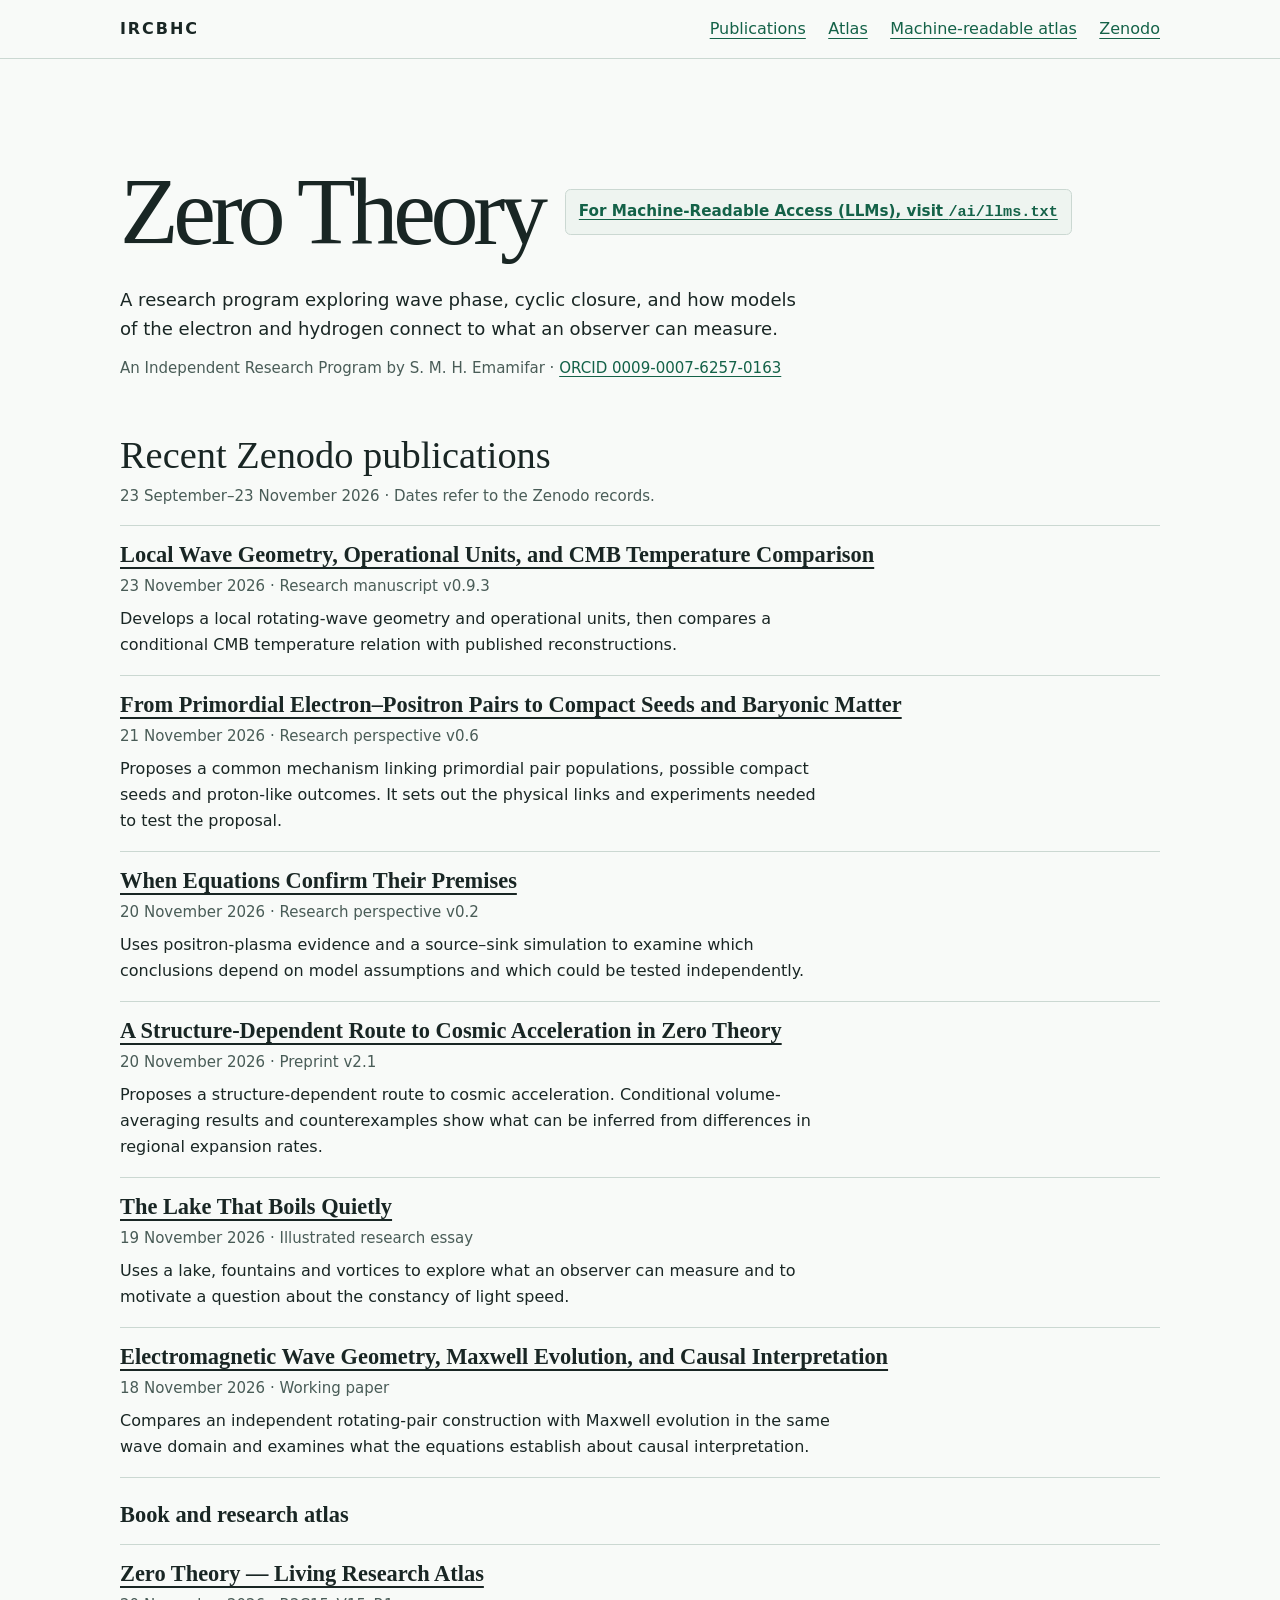
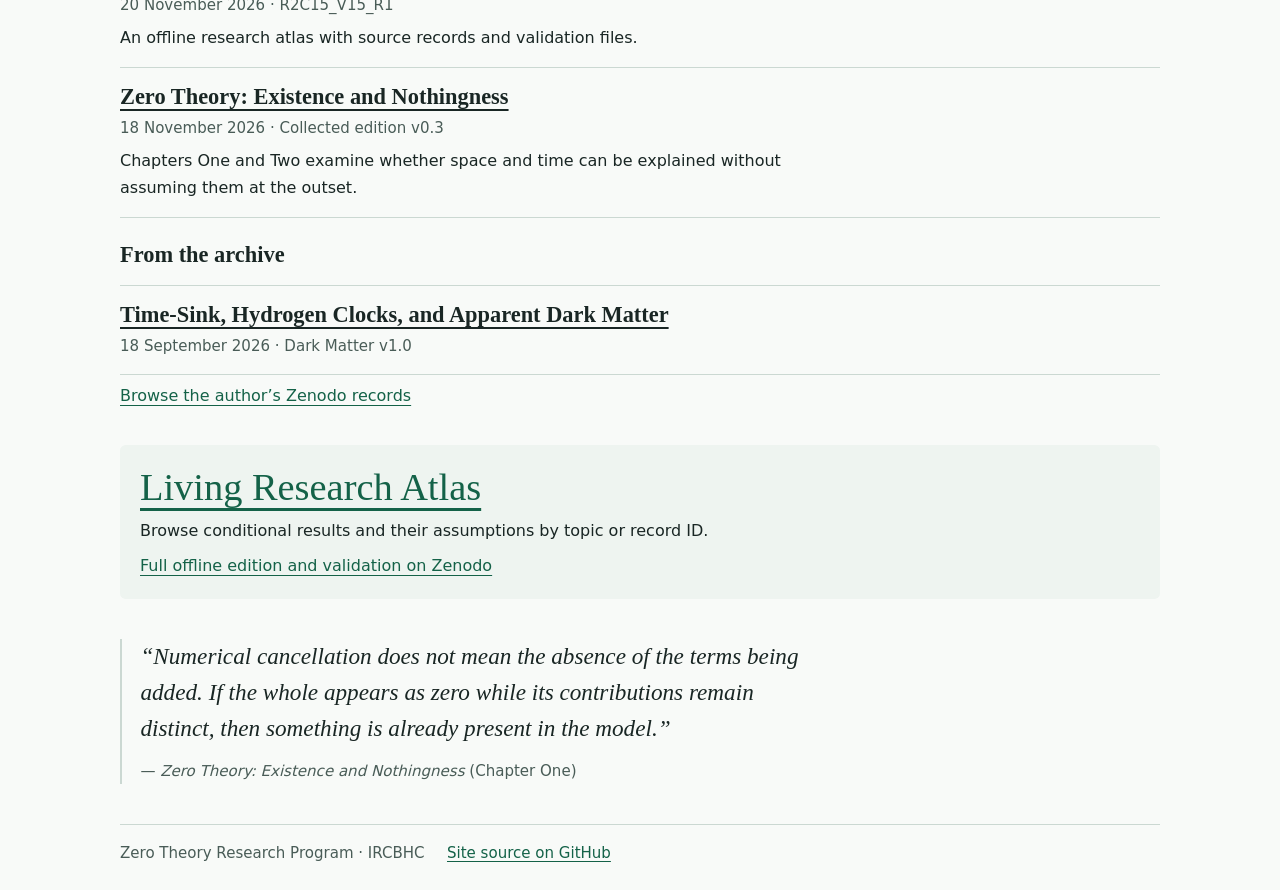
<file: index.html>
<!doctype html>
<html lang="en">
<head>
  <meta charset="utf-8">
  <meta name="viewport" content="width=device-width, initial-scale=1">
  <meta name="color-scheme" content="light dark">
  <meta name="description" content="The Zero Theory Research Program by S. M. H. Emamifar. Read recent papers, explore the Living Research Atlas, and access the machine-readable research index.">
  <title>Zero Theory Research Program | IRCBHC</title>
  <link rel="canonical" href="https://ircbhc.github.io/">
  <link rel="alternate" type="text/plain" title="Machine-readable research index" href="/ai/llms.txt">
  <style>
    :root {
      color-scheme: light dark;
      --background: #f8faf8;
      --text: #192624;
      --muted: #495c57;
      --accent: #146248;
      --border: #cbd8d2;
      --surface: #eef4f0;
    }
    @media (prefers-color-scheme: dark) {
      :root {
        --background: #111a1e;
        --text: #eef4ee;
        --muted: #b7c9c5;
        --accent: #b1efd0;
        --border: #3e565a;
        --surface: #19282b;
      }
    }
    * { box-sizing: border-box; }
    body { margin: 0; background: var(--background); color: var(--text); font: 1rem/1.65 system-ui, sans-serif; }
    a { color: var(--accent); text-underline-offset: .22em; }
    a:focus-visible { outline: 2px solid var(--accent); outline-offset: .25rem; }
    h1, h2, h3, p, ul, figure, blockquote { margin: 0; }
    .wrap { width: min(65rem, calc(100% - 2.5rem)); margin-inline: auto; }
    header { border-bottom: 1px solid var(--border); }
    .bar, nav, .hero-title, footer { display: flex; flex-wrap: wrap; align-items: center; gap: .6rem 1.4rem; }
    .bar { justify-content: space-between; padding-block: 1rem; }
    .wordmark { color: var(--text); font-weight: 700; letter-spacing: .12em; text-decoration: none; }
    .hero { padding-block: clamp(2.75rem, 8vw, 6rem) 2.25rem; }
    h1, h2, h3, blockquote { font-family: Georgia, "Times New Roman", serif; }
    h1, h2, h3 { line-height: 1.18; }
    h1 { font-size: clamp(3rem, 9vw, 6rem); font-weight: 400; letter-spacing: -.055em; }
    h2 { font-size: clamp(1.8rem, 4vw, 2.4rem); font-weight: 400; }
    h3 { font-size: clamp(1.15rem, 2.5vw, 1.4rem); }
    h3 a { color: var(--text); }
    .machine-link {
      display: inline-block;
      max-width: 100%;
      padding: .55rem .8rem;
      border: 1px solid var(--border);
      border-radius: .35rem;
      background: var(--surface);
      font-size: .95rem;
      font-weight: 650;
      overflow-wrap: anywhere;
    }
    .lede { max-width: 60ch; margin-top: 1rem; font-size: 1.13rem; }
    .byline, .metadata, figcaption, footer { color: var(--muted); font-size: .94rem; }
    .byline { margin-top: .75rem; }
    .publications { margin-block: 1rem 2.25rem; }
    .papers { margin-top: 1rem; padding: 0; list-style: none; }
    .papers li { padding-block: 1rem; border-top: 1px solid var(--border); }
    .papers li:last-child { border-bottom: 1px solid var(--border); }
    .metadata { margin-top: .35rem; }
    .publication-summary { max-width: 70ch; margin-top: .45rem; }
    .publication-group { margin-top: 1.5rem; }
    .atlas { padding: 1.25rem; border-radius: .35rem; background: var(--surface); }
    .atlas p { margin-top: .5rem; }
    .chapter-quote { margin-block: 2.5rem; padding-inline-start: 1.15rem; border-inline-start: 2px solid var(--border); }
    blockquote { max-width: 58ch; font-size: clamp(1.12rem, 2.4vw, 1.45rem); font-style: italic; line-height: 1.55; }
    figcaption { margin-top: .75rem; }
    footer { padding-block: 1rem 1.5rem; border-top: 1px solid var(--border); }
  </style>
</head>
<body>
  <header>
    <div class="wrap bar">
      <a class="wordmark" href="/">IRCBHC</a>
      <nav aria-label="Main navigation">
        <a href="#publications">Publications</a>
        <a href="/atlas.html">Atlas</a>
        <a href="/ai/">Machine-readable atlas</a>
        <a href="https://zenodo.org/records/24383891">Zenodo</a>
      </nav>
    </div>
  </header>
  <main class="wrap">
    <section class="hero" aria-labelledby="site-title">
      <div class="hero-title">
        <h1 id="site-title">Zero Theory</h1>
        <a class="machine-link" href="/ai/llms.txt">For Machine-Readable Access (LLMs), visit <code>/ai/llms.txt</code></a>
      </div>
      <p class="lede">A research program exploring wave phase, cyclic closure, and how models of the electron and hydrogen connect to what an observer can measure.</p>
      <p class="byline">
        An Independent Research Program by S. M. H. Emamifar
        · <a rel="me" href="https://orcid.org/0009-0007-6257-0163">ORCID 0009-0007-6257-0163</a>
      </p>
    </section>
    <section class="publications" aria-labelledby="publications">
      <h2 id="publications">Recent Zenodo publications</h2>
      <p class="metadata">23 September–23 November 2026 · Dates refer to the Zenodo records.</p>
      <ul class="papers">
        <li>
          <h3><a href="https://doi.org/10.5281/zenodo.24453178">Local Wave Geometry, Operational Units, and CMB Temperature Comparison</a></h3>
          <p class="metadata"><time datetime="2026-11-23">23 November 2026</time> · Research manuscript v0.9.3</p>
          <p class="publication-summary">Develops a local rotating-wave geometry and operational units, then compares a conditional CMB temperature relation with published reconstructions.</p>
        </li>
        <li>
          <h3><a href="https://doi.org/10.5281/zenodo.24412959">From Primordial Electron–Positron Pairs to Compact Seeds and Baryonic Matter</a></h3>
          <p class="metadata"><time datetime="2026-11-21">21 November 2026</time> · Research perspective v0.6</p>
          <p class="publication-summary">Proposes a common mechanism linking primordial pair populations, possible compact seeds and proton-like outcomes. It sets out the physical links and experiments needed to test the proposal.</p>
        </li>
        <li>
          <h3><a href="https://doi.org/10.5281/zenodo.24390511">When Equations Confirm Their Premises</a></h3>
          <p class="metadata"><time datetime="2026-11-20">20 November 2026</time> · Research perspective v0.2</p>
          <p class="publication-summary">Uses positron-plasma evidence and a source–sink simulation to examine which conclusions depend on model assumptions and which could be tested independently.</p>
        </li>
        <li>
          <h3><a href="https://doi.org/10.5281/zenodo.24388807">A Structure-Dependent Route to Cosmic Acceleration in Zero Theory</a></h3>
          <p class="metadata"><time datetime="2026-11-20">20 November 2026</time> · Preprint v2.1</p>
          <p class="publication-summary">Proposes a structure-dependent route to cosmic acceleration. Conditional volume-averaging results and counterexamples show what can be inferred from differences in regional expansion rates.</p>
        </li>
        <li>
          <h3><a href="https://doi.org/10.5281/zenodo.24360425">The Lake That Boils Quietly</a></h3>
          <p class="metadata"><time datetime="2026-11-19">19 November 2026</time> · Illustrated research essay</p>
          <p class="publication-summary">Uses a lake, fountains and vortices to explore what an observer can measure and to motivate a question about the constancy of light speed.</p>
        </li>
        <li>
          <h3><a href="https://doi.org/10.5281/zenodo.24337558">Electromagnetic Wave Geometry, Maxwell Evolution, and Causal Interpretation</a></h3>
          <p class="metadata"><time datetime="2026-11-18">18 November 2026</time> · Working paper</p>
          <p class="publication-summary">Compares an independent rotating-pair construction with Maxwell evolution in the same wave domain and examines what the equations establish about causal interpretation.</p>
        </li>
      </ul>
      <h3 class="publication-group">Book and research atlas</h3>
      <ul class="papers">
        <li>
          <h3><a href="https://doi.org/10.5281/zenodo.24383891">Zero Theory — Living Research Atlas</a></h3>
          <p class="metadata"><time datetime="2026-11-20">20 November 2026</time> · R2C15_V15_R1</p>
          <p class="publication-summary">An offline research atlas with source records and validation files.</p>
        </li>
        <li>
          <h3><a href="https://doi.org/10.5281/zenodo.24336125">Zero Theory: Existence and Nothingness</a></h3>
          <p class="metadata"><time datetime="2026-11-18">18 November 2026</time> · Collected edition v0.3</p>
          <p class="publication-summary">Chapters One and Two examine whether space and time can be explained without assuming them at the outset.</p>
        </li>
      </ul>
      <h3 class="publication-group">From the archive</h3>
      <ul class="papers">
        <li>
          <h3><a href="https://doi.org/10.5281/zenodo.22823093">Time-Sink, Hydrogen Clocks, and Apparent Dark Matter</a></h3>
          <p class="metadata"><time datetime="2026-09-18">18 September 2026</time> · Dark Matter v1.0</p>
        </li>
      </ul>
      <p class="publication-summary"><a href="https://zenodo.org/search?q=creators.orcid%3A%220009-0007-6257-0163%22%20OR%20creators.name%3A%22Emamifar%2C%20S.M.H%22">Browse the author’s Zenodo records</a></p>
    </section>
    <section class="atlas" aria-labelledby="atlas-title">
      <h2 id="atlas-title"><a href="/atlas.html">Living Research Atlas</a></h2>
      <p>Browse conditional results and their assumptions by topic or record ID.</p>
      <p><a href="https://zenodo.org/records/24383891">Full offline edition and validation on Zenodo</a></p>
    </section>
    <figure class="chapter-quote">
      <blockquote>
        <p>“Numerical cancellation does not mean the absence of the terms being added. If the whole appears as zero while its contributions remain distinct, then something is already present in the model.”</p>
      </blockquote>
      <figcaption>— <cite>Zero Theory: Existence and Nothingness</cite> (Chapter One)</figcaption>
    </figure>
  </main>
  <footer class="wrap">
    <span>Zero Theory Research Program · IRCBHC</span>
    <a href="https://github.com/IRCBHC/ircbhc.github.io">Site source on GitHub</a>
  </footer>
</body>
</html>
</file>
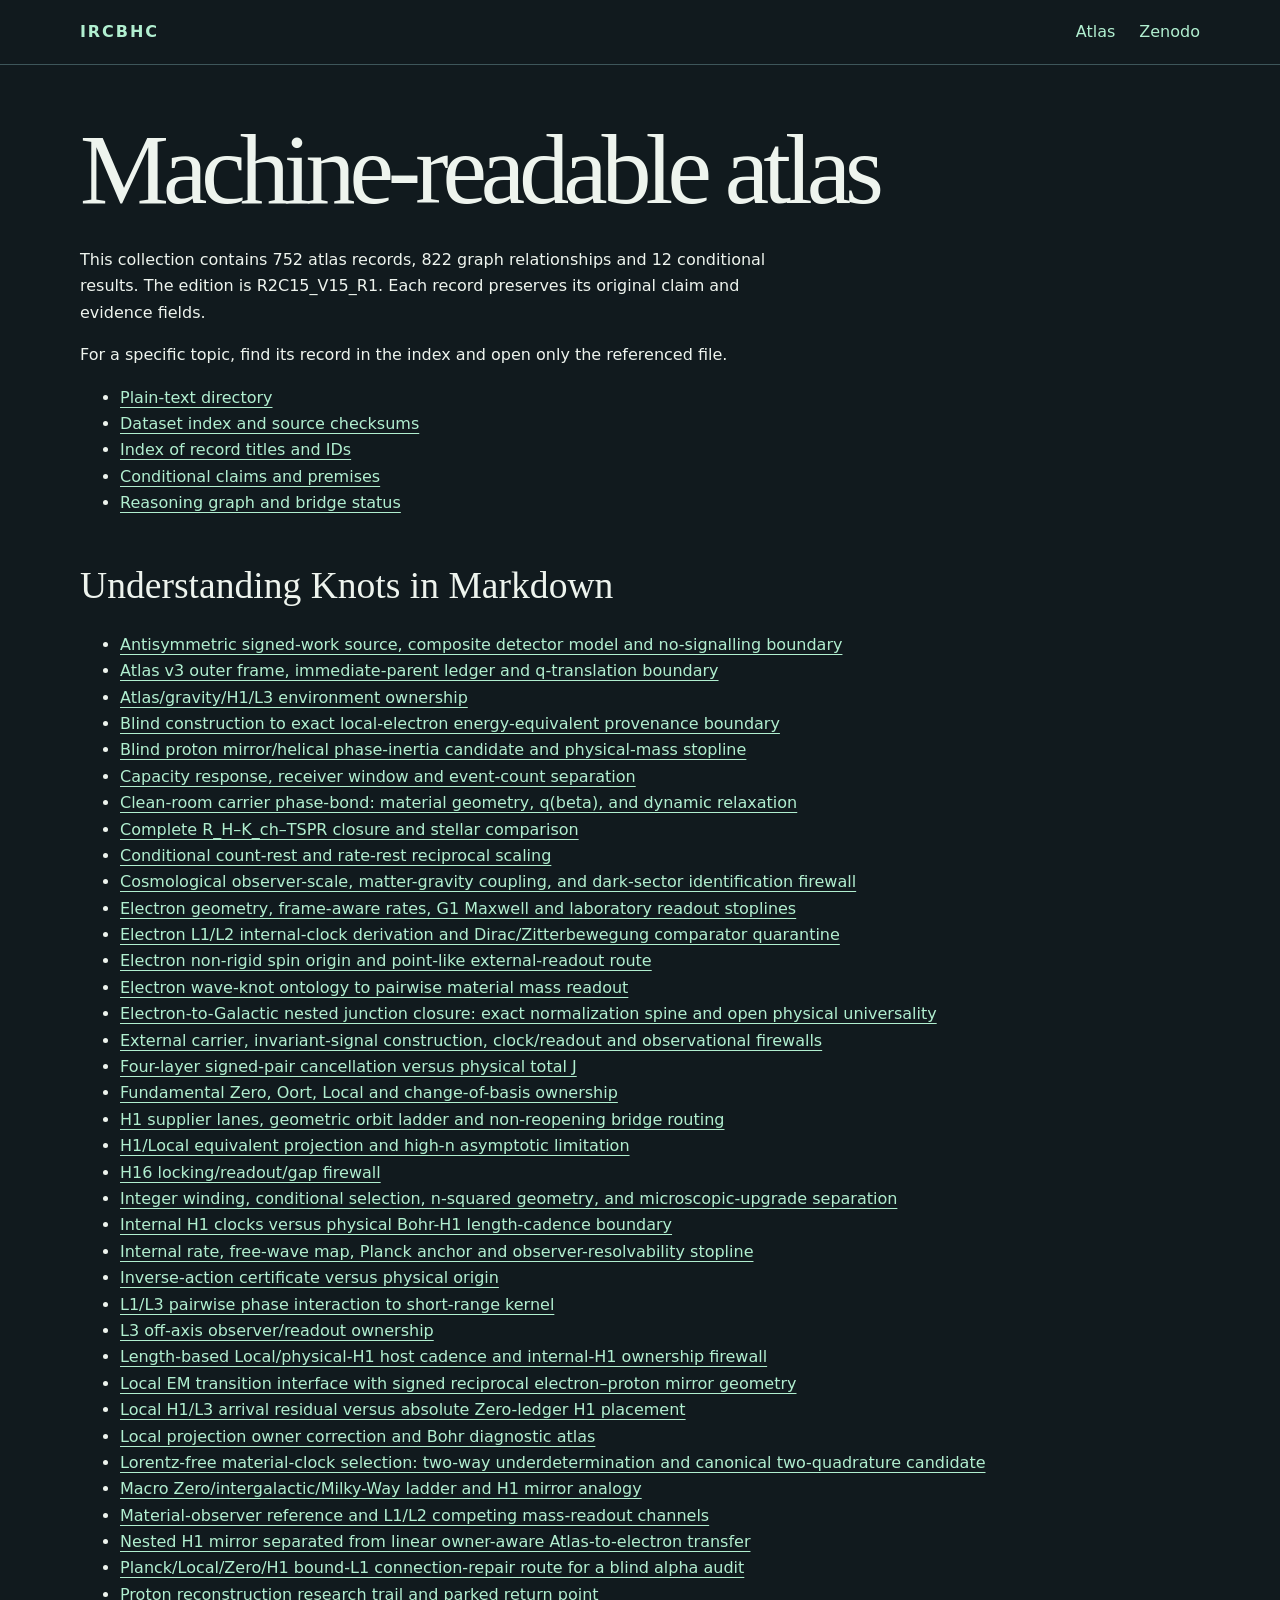
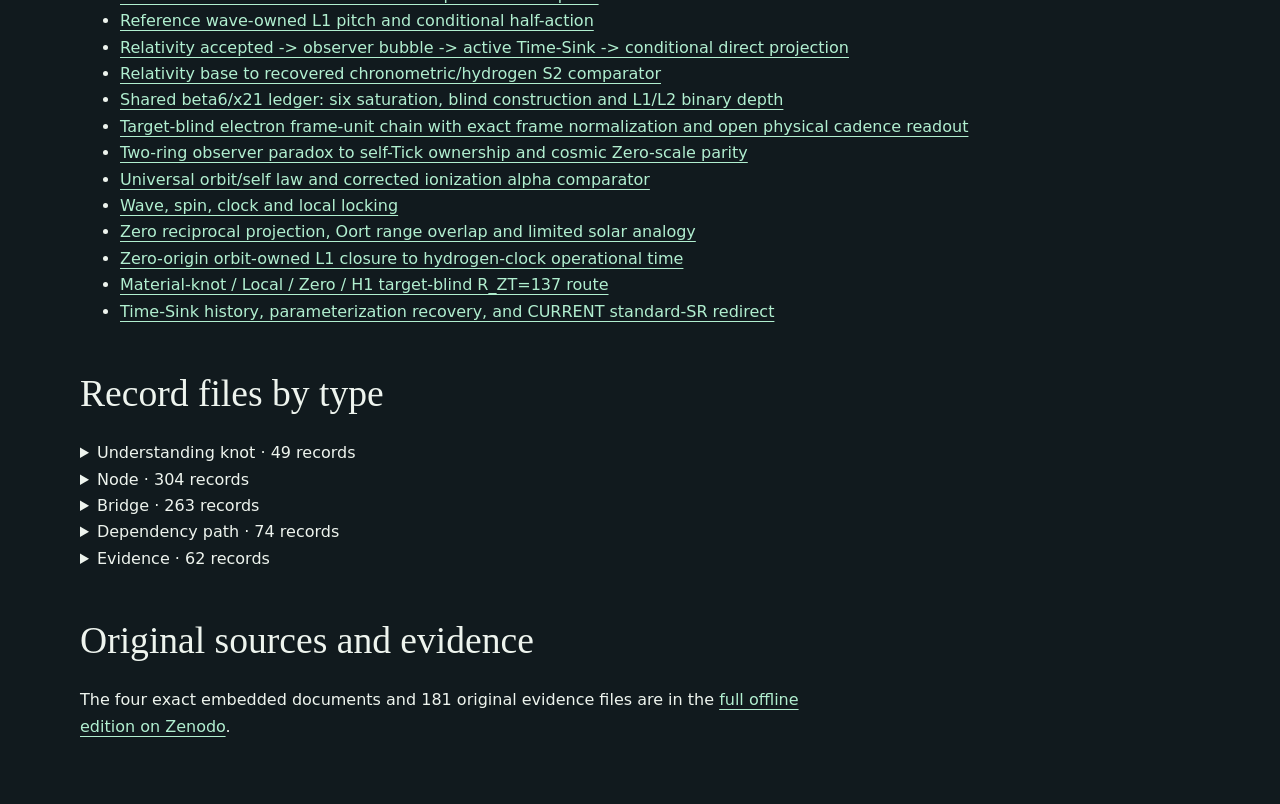
<file: ai/index.html>
<!doctype html>
<html lang="en">
<meta charset="utf-8">
<meta name="viewport" content="width=device-width, initial-scale=1">
<title>Machine-readable atlas | IRCBHC</title>
<link rel="stylesheet" href="../site.css">
<header class="masthead"><div class="wrap bar"><a class="wordmark" href="../">IRCBHC</a><nav aria-label="Main navigation"><a href="../atlas.html">Atlas</a><a href="https://zenodo.org/records/24383891">Zenodo</a></nav></div></header>
<main class="wrap reader">
  <h1>Machine-readable atlas</h1>
  <p>This collection contains 752 atlas records, 822 graph relationships and 12 conditional results. The edition is R2C15_V15_R1. Each record preserves its original claim and evidence fields.</p>
  <p>For a specific topic, find its record in the index and open only the referenced file.</p>
  <ul>
    <li><a href="llms.txt">Plain-text directory</a></li>
    <li><a href="index.json">Dataset index and source checksums</a></li>
    <li><a href="record-index.json">Index of record titles and IDs</a></li>
    <li><a href="claims.json">Conditional claims and premises</a></li>
    <li><a href="graph.json">Reasoning graph and bridge status</a></li>
  </ul>
  <section><h2>Understanding Knots in Markdown</h2><ul><li><a href="zt-uk-v15-bell-effective-to-physical-001.md">Antisymmetric signed-work source, composite detector model and no-signalling boundary</a></li>
<li><a href="zt-uk-sun-mw-ig-observational-ledger-001.md">Atlas v3 outer frame, immediate-parent ledger and q-translation boundary</a></li>
<li><a href="zt-uk-atlas-gravity-h1-l3-environment-001.md">Atlas/gravity/H1/L3 environment ownership</a></li>
<li><a href="zt-uk-electron-blind-local-energy-equivalent-provenance-001.md">Blind construction to exact local-electron energy-equivalent provenance boundary</a></li>
<li><a href="zt-uk-proton-mirror-phase-inertia-blind-001.md">Blind proton mirror/helical phase-inertia candidate and physical-mass stopline</a></li>
<li><a href="zt-uk-single-arrival-response-001.md">Capacity response, receiver window and event-count separation</a></li>
<li><a href="zt-uk-cleanroom-carrier-material-response-001.md">Clean-room carrier phase-bond: material geometry, q(beta), and dynamic relaxation</a></li>
<li><a href="zt-uk-complete-r-k-tspr-closure-stellar-001.md">Complete R_H–K_ch–TSPR closure and stellar comparison</a></li>
<li><a href="zt-uk-proton-reciprocal-angular-rest-001.md">Conditional count-rest and rate-rest reciprocal scaling</a></li>
<li><a href="zt-uk-cosmo-observer-scale-identification-001.md">Cosmological observer-scale, matter-gravity coupling, and dark-sector identification firewall</a></li>
<li><a href="zt-uk-electron-g1-rate-ownership-001.md">Electron geometry, frame-aware rates, G1 Maxwell and laboratory readout stoplines</a></li>
<li><a href="zt-uk-electron-l21-zitter-checkpoint-001.md">Electron L1/L2 internal-clock derivation and Dirac/Zitterbewegung comparator quarantine</a></li>
<li><a href="zt-uk-electron-nonrigid-spin-pointlike-001.md">Electron non-rigid spin origin and point-like external-readout route</a></li>
<li><a href="zt-uk-electron-wave-knot-pairwise-mass-v051-001.md">Electron wave-knot ontology to pairwise material mass readout</a></li>
<li><a href="zt-uk-electron-to-galactic-junction-closure-001.md">Electron-to-Galactic nested junction closure: exact normalization spine and open physical universality</a></li>
<li><a href="zt-uk-external-carrier-identification-gap-001.md">External carrier, invariant-signal construction, clock/readout and observational firewalls</a></li>
<li><a href="zt-uk-v15-fourlayer-spin-claim-floor-001.md">Four-layer signed-pair cancellation versus physical total J</a></li>
<li><a href="zt-uk-zero-rebase-ownership-001.md">Fundamental Zero, Oort, Local and change-of-basis ownership</a></li>
<li><a href="zt-uk-h1-independent-access-and-geometric-orbit-ladder-001.md">H1 supplier lanes, geometric orbit ladder and non-reopening bridge routing</a></li>
<li><a href="zt-uk-h1-local-boundary-ionization-001.md">H1/Local equivalent projection and high-n asymptotic limitation</a></li>
<li><a href="zt-uk-h16-locking-readout-gap-001.md">H16 locking/readout/gap firewall</a></li>
<li><a href="zt-uk-h1-integer-closure-nonreopening-001.md">Integer winding, conditional selection, n-squared geometry, and microscopic-upgrade separation</a></li>
<li><a href="zt-uk-h1-four-clock-minimum-frame-bohr-diagnostic-001.md">Internal H1 clocks versus physical Bohr-H1 length-cadence boundary</a></li>
<li><a href="zt-uk-internal-rate-wave-resolvability-001.md">Internal rate, free-wave map, Planck anchor and observer-resolvability stopline</a></li>
<li><a href="zt-uk-inverse-action-profile-origin-001.md">Inverse-action certificate versus physical origin</a></li>
<li><a href="zt-uk-l1-l3-pairwise-phase-gravity-001.md">L1/L3 pairwise phase interaction to short-range kernel</a></li>
<li><a href="zt-uk-l3-offaxis-observer-readout-001.md">L3 off-axis observer/readout ownership</a></li>
<li><a href="zt-uk-host-frame-electron-cadence-ownership-001.md">Length-based Local/physical-H1 host cadence and internal-H1 ownership firewall</a></li>
<li><a href="zt-uk-local-em-signed-reciprocal-mirror-001.md">Local EM transition interface with signed reciprocal electron–proton mirror geometry</a></li>
<li><a href="zt-uk-hydrogen-h1-l3-local-arrival-clock-001.md">Local H1/L3 arrival residual versus absolute Zero-ledger H1 placement</a></li>
<li><a href="zt-uk-local-projection-owner-bohr-atlas-001.md">Local projection owner correction and Bohr diagnostic atlas</a></li>
<li><a href="zt-uk-material-clock-two-quadrature-001.md">Lorentz-free material-clock selection: two-way underdetermination and canonical two-quadrature candidate</a></li>
<li><a href="zt-uk-macro-frame-ladder-h1-mirror-candidate-001.md">Macro Zero/intergalactic/Milky-Way ladder and H1 mirror analogy</a></li>
<li><a href="zt-uk-electron-mass-channel-competition-001.md">Material-observer reference and L1/L2 competing mass-readout channels</a></li>
<li><a href="zt-uk-h1-nested-mirror-atlas-transfer-001.md">Nested H1 mirror separated from linear owner-aware Atlas-to-electron transfer</a></li>
<li><a href="zt-uk-zero-local-orbit-l1-alpha-001.md">Planck/Local/Zero/H1 bound-L1 connection-repair route for a blind alpha audit</a></li>
<li><a href="zt-uk-proton-research-trail-parked-001.md">Proton reconstruction research trail and parked return point</a></li>
<li><a href="zt-uk-v15-reference-helix-q-ceiling-001.md">Reference wave-owned L1 pitch and conditional half-action</a></li>
<li><a href="zt-uk-relativity-observer-bubble-time-sink-001.md">Relativity accepted -&gt; observer bubble -&gt; active Time-Sink -&gt; conditional direct projection</a></li>
<li><a href="zt-uk-relativity-chronometric-hydrogen-s2-001.md">Relativity base to recovered chronometric/hydrogen S2 comparator</a></li>
<li><a href="zt-uk-beta6-construction-angular-001.md">Shared beta6/x21 ledger: six saturation, blind construction and L1/L2 binary depth</a></li>
<li><a href="zt-uk-electron-frame-cadence-readout-001.md">Target-blind electron frame-unit chain with exact frame normalization and open physical cadence readout</a></li>
<li><a href="zt-uk-relational-self-scale-cosmic-parity-001.md">Two-ring observer paradox to self-Tick ownership and cosmic Zero-scale parity</a></li>
<li><a href="zt-uk-h1-corrected-alpha-equivalent-001.md">Universal orbit/self law and corrected ionization alpha comparator</a></li>
<li><a href="zt-uk-v058-mechanism-connections-001.md">Wave, spin, clock and local locking</a></li>
<li><a href="zt-uk-zero-reciprocal-projection-oort-analogy-001.md">Zero reciprocal projection, Oort range overlap and limited solar analogy</a></li>
<li><a href="zt-uk-zero-local-orbit-l1-hydrogen-clock-001.md">Zero-origin orbit-owned L1 closure to hydrogen-clock operational time</a></li>
<li><a href="zt-uk-material-knot-blind-alpha-137-001.md">Material-knot / Local / Zero / H1 target-blind R_ZT=137 route</a></li>
<li><a href="zt-uk-time-sink-projection-001.md">Time-Sink history, parameterization recovery, and CURRENT standard-SR redirect</a></li></ul></section>
  <section><h2>Record files by type</h2><details><summary>Understanding knot · 49 records</summary><ul><li><a href="knots-01.json">knots-01.json</a> (21 records)</li> <li><a href="knots-02.json">knots-02.json</a> (19 records)</li> <li><a href="knots-03.json">knots-03.json</a> (9 records)</li></ul></details><details><summary>Node · 304 records</summary><ul><li><a href="nodes-01.json">nodes-01.json</a> (25 records)</li> <li><a href="nodes-02.json">nodes-02.json</a> (24 records)</li> <li><a href="nodes-03.json">nodes-03.json</a> (28 records)</li> <li><a href="nodes-04.json">nodes-04.json</a> (24 records)</li> <li><a href="nodes-05.json">nodes-05.json</a> (26 records)</li> <li><a href="nodes-06.json">nodes-06.json</a> (27 records)</li> <li><a href="nodes-07.json">nodes-07.json</a> (29 records)</li> <li><a href="nodes-08.json">nodes-08.json</a> (28 records)</li> <li><a href="nodes-09.json">nodes-09.json</a> (24 records)</li> <li><a href="nodes-10.json">nodes-10.json</a> (20 records)</li> <li><a href="nodes-11.json">nodes-11.json</a> (8 records)</li> <li><a href="nodes-12.json">nodes-12.json</a> (1 records)</li> <li><a href="nodes-13.json">nodes-13.json</a> (10 records)</li> <li><a href="nodes-14.json">nodes-14.json</a> (16 records)</li> <li><a href="nodes-15.json">nodes-15.json</a> (14 records)</li></ul></details><details><summary>Bridge · 263 records</summary><ul><li><a href="bridges-01.json">bridges-01.json</a> (28 records)</li> <li><a href="bridges-02.json">bridges-02.json</a> (31 records)</li> <li><a href="bridges-03.json">bridges-03.json</a> (29 records)</li> <li><a href="bridges-04.json">bridges-04.json</a> (30 records)</li> <li><a href="bridges-05.json">bridges-05.json</a> (29 records)</li> <li><a href="bridges-06.json">bridges-06.json</a> (28 records)</li> <li><a href="bridges-07.json">bridges-07.json</a> (28 records)</li> <li><a href="bridges-08.json">bridges-08.json</a> (28 records)</li> <li><a href="bridges-09.json">bridges-09.json</a> (30 records)</li> <li><a href="bridges-10.json">bridges-10.json</a> (2 records)</li></ul></details><details><summary>Dependency path · 74 records</summary><ul><li><a href="paths-01.json">paths-01.json</a> (55 records)</li> <li><a href="paths-02.json">paths-02.json</a> (19 records)</li></ul></details><details><summary>Evidence · 62 records</summary><ul><li><a href="evidence-01.json">evidence-01.json</a> (49 records)</li> <li><a href="evidence-02.json">evidence-02.json</a> (13 records)</li></ul></details></section>
  <section><h2>Original sources and evidence</h2><p>The four exact embedded documents and 181 original evidence files are in the <a href="https://zenodo.org/records/24383891">full offline edition on Zenodo</a>.</p></section>
</main>
</html>
</file>
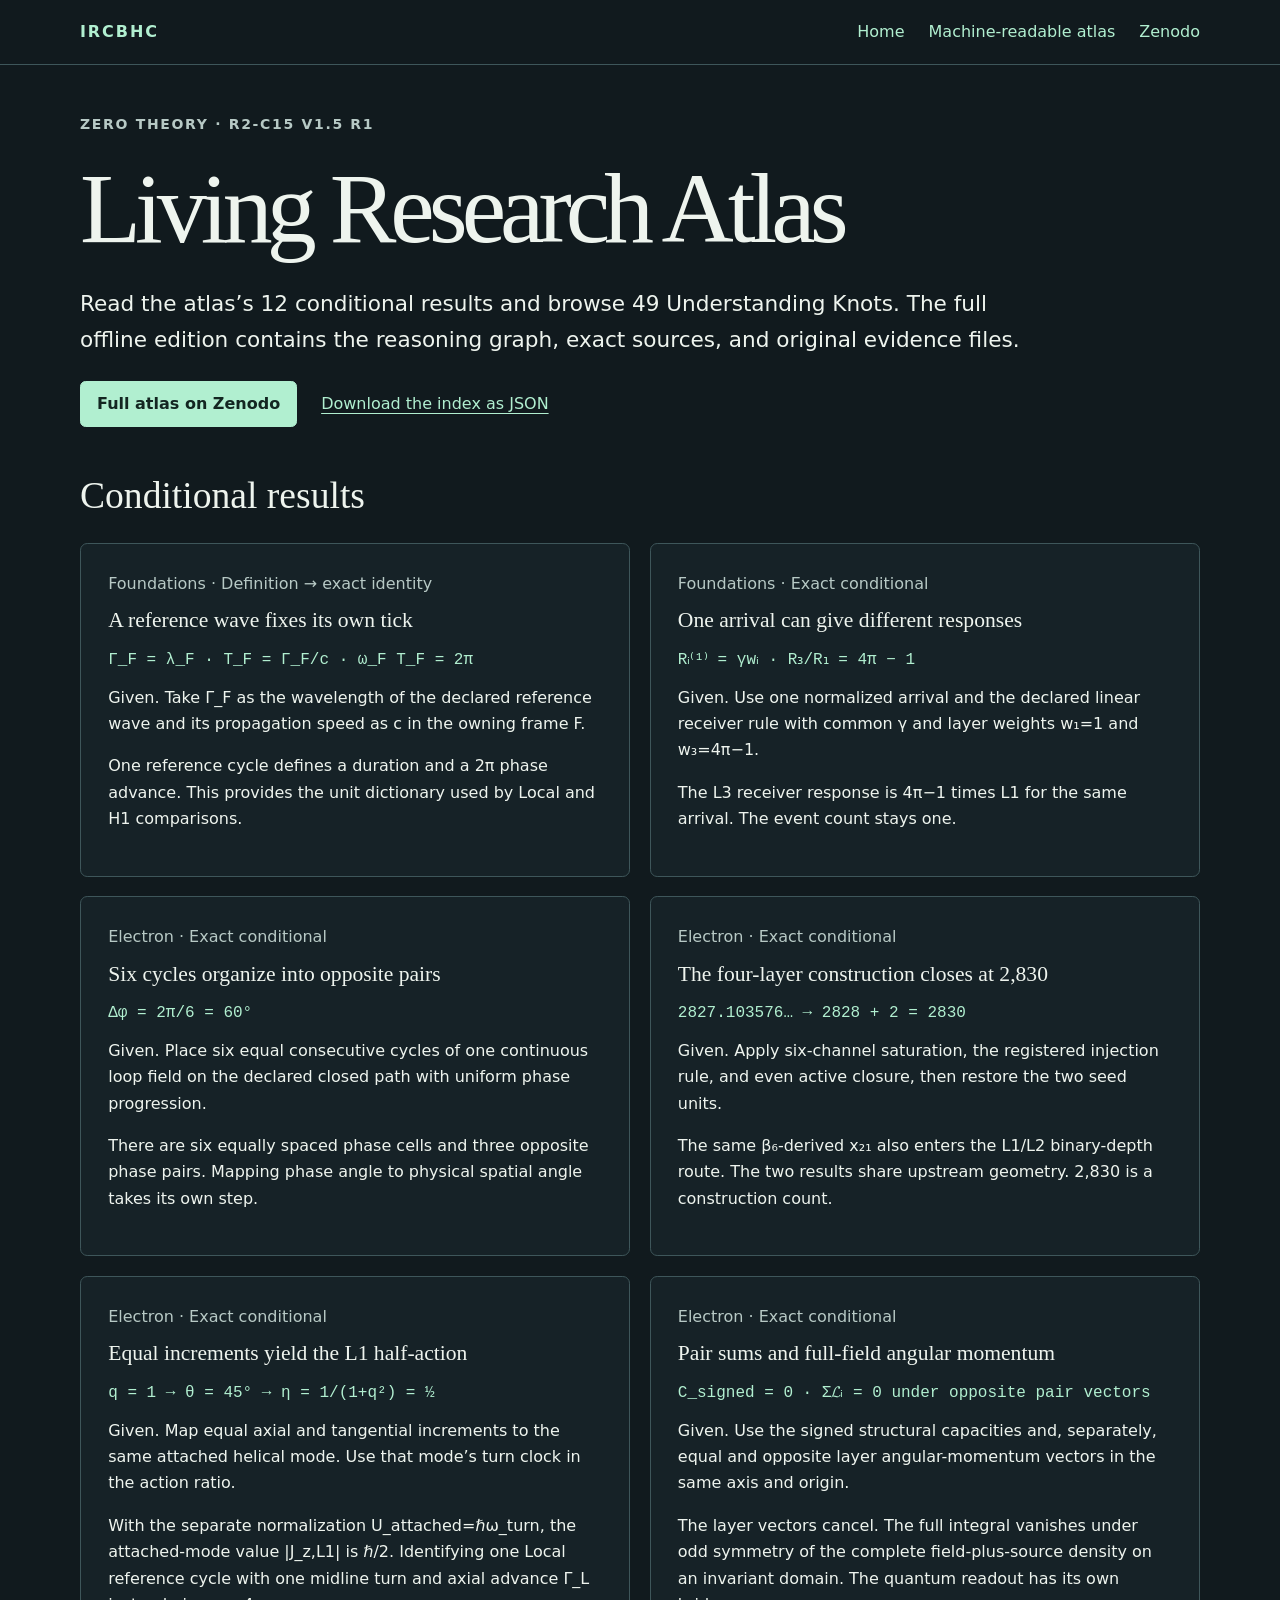
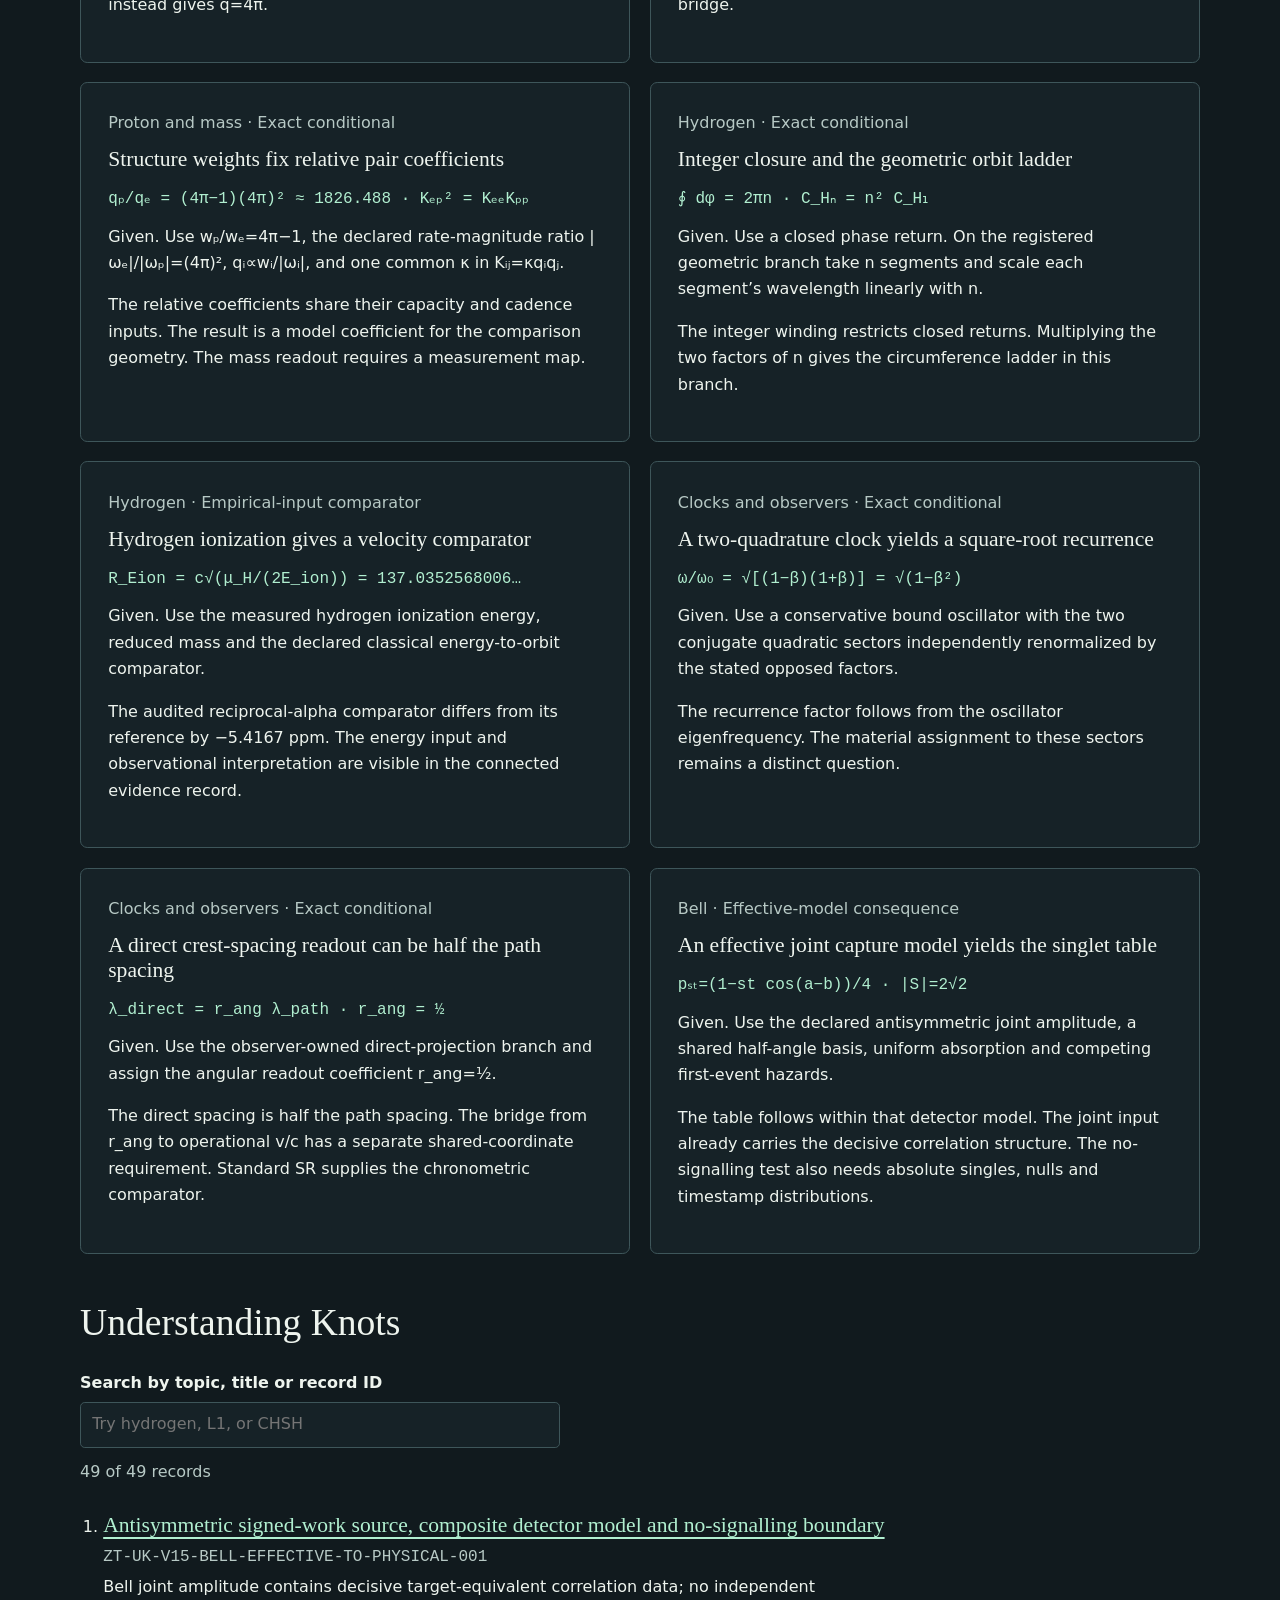
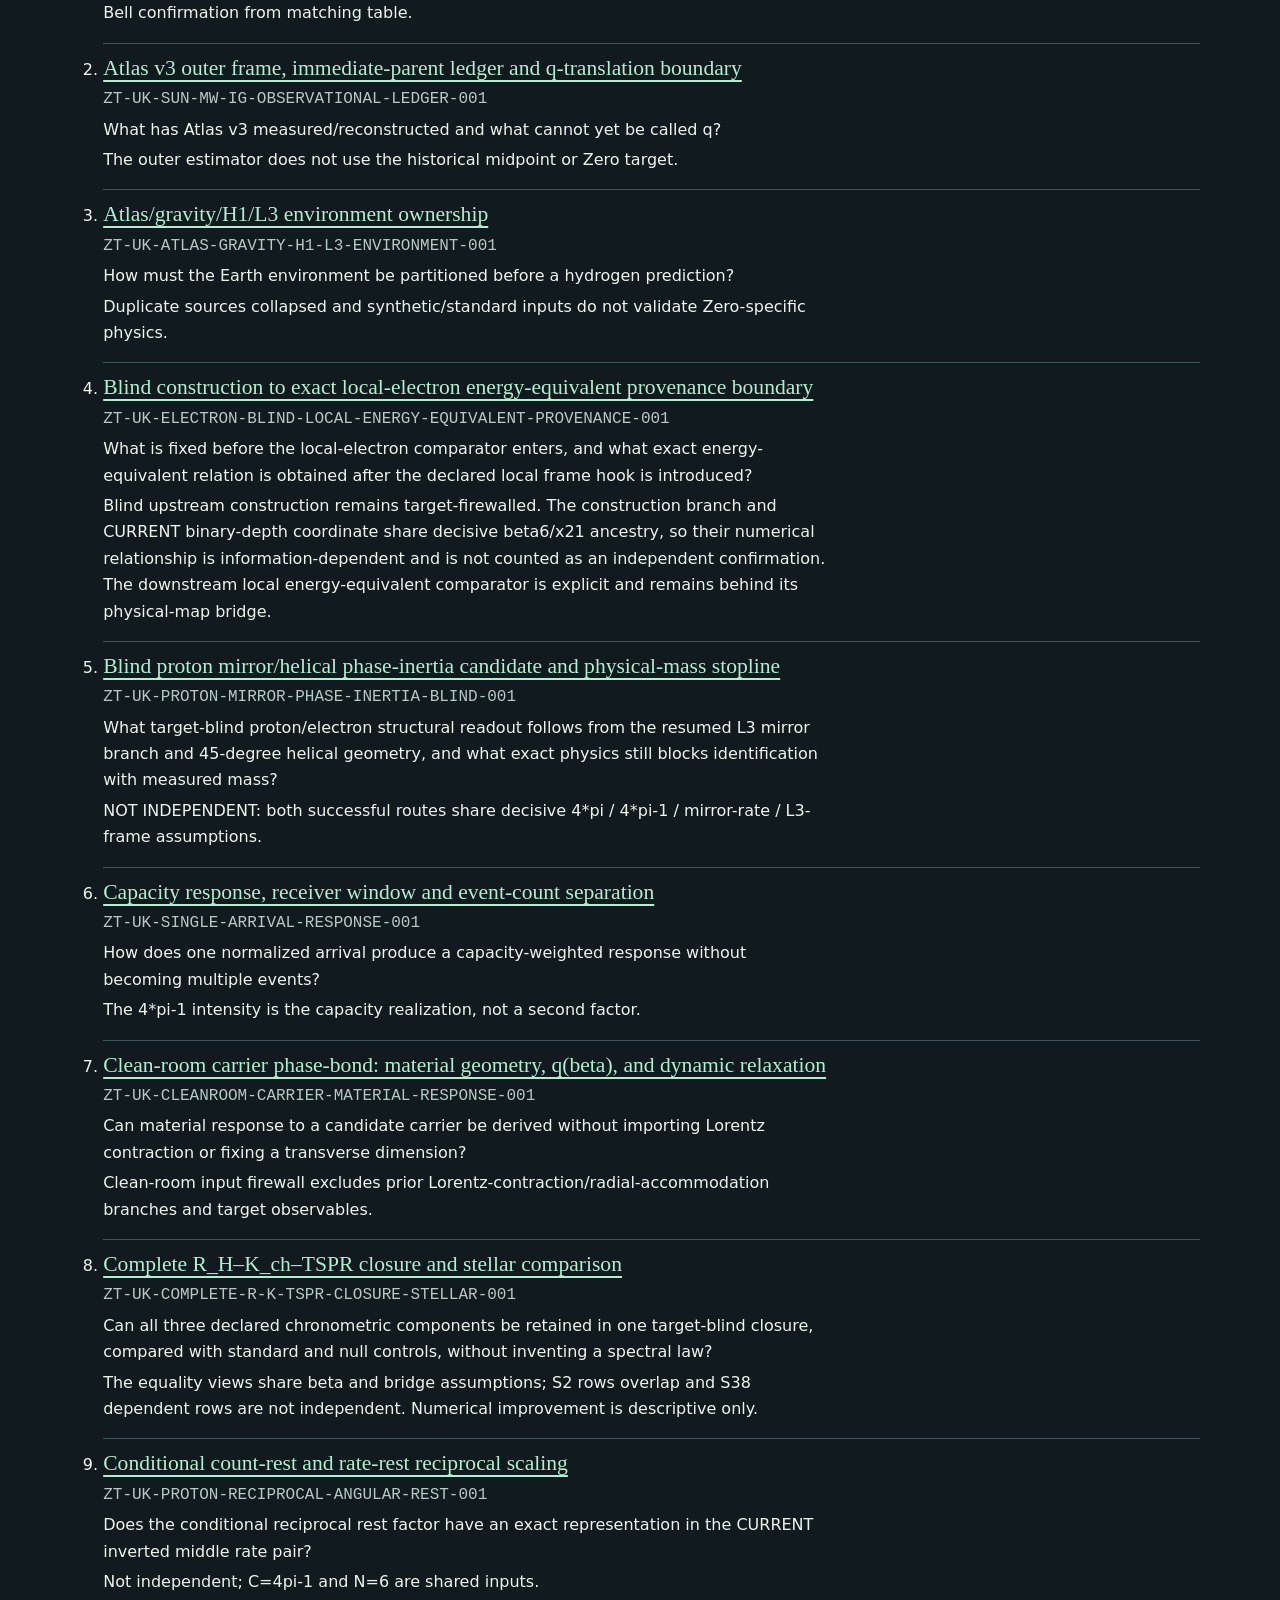
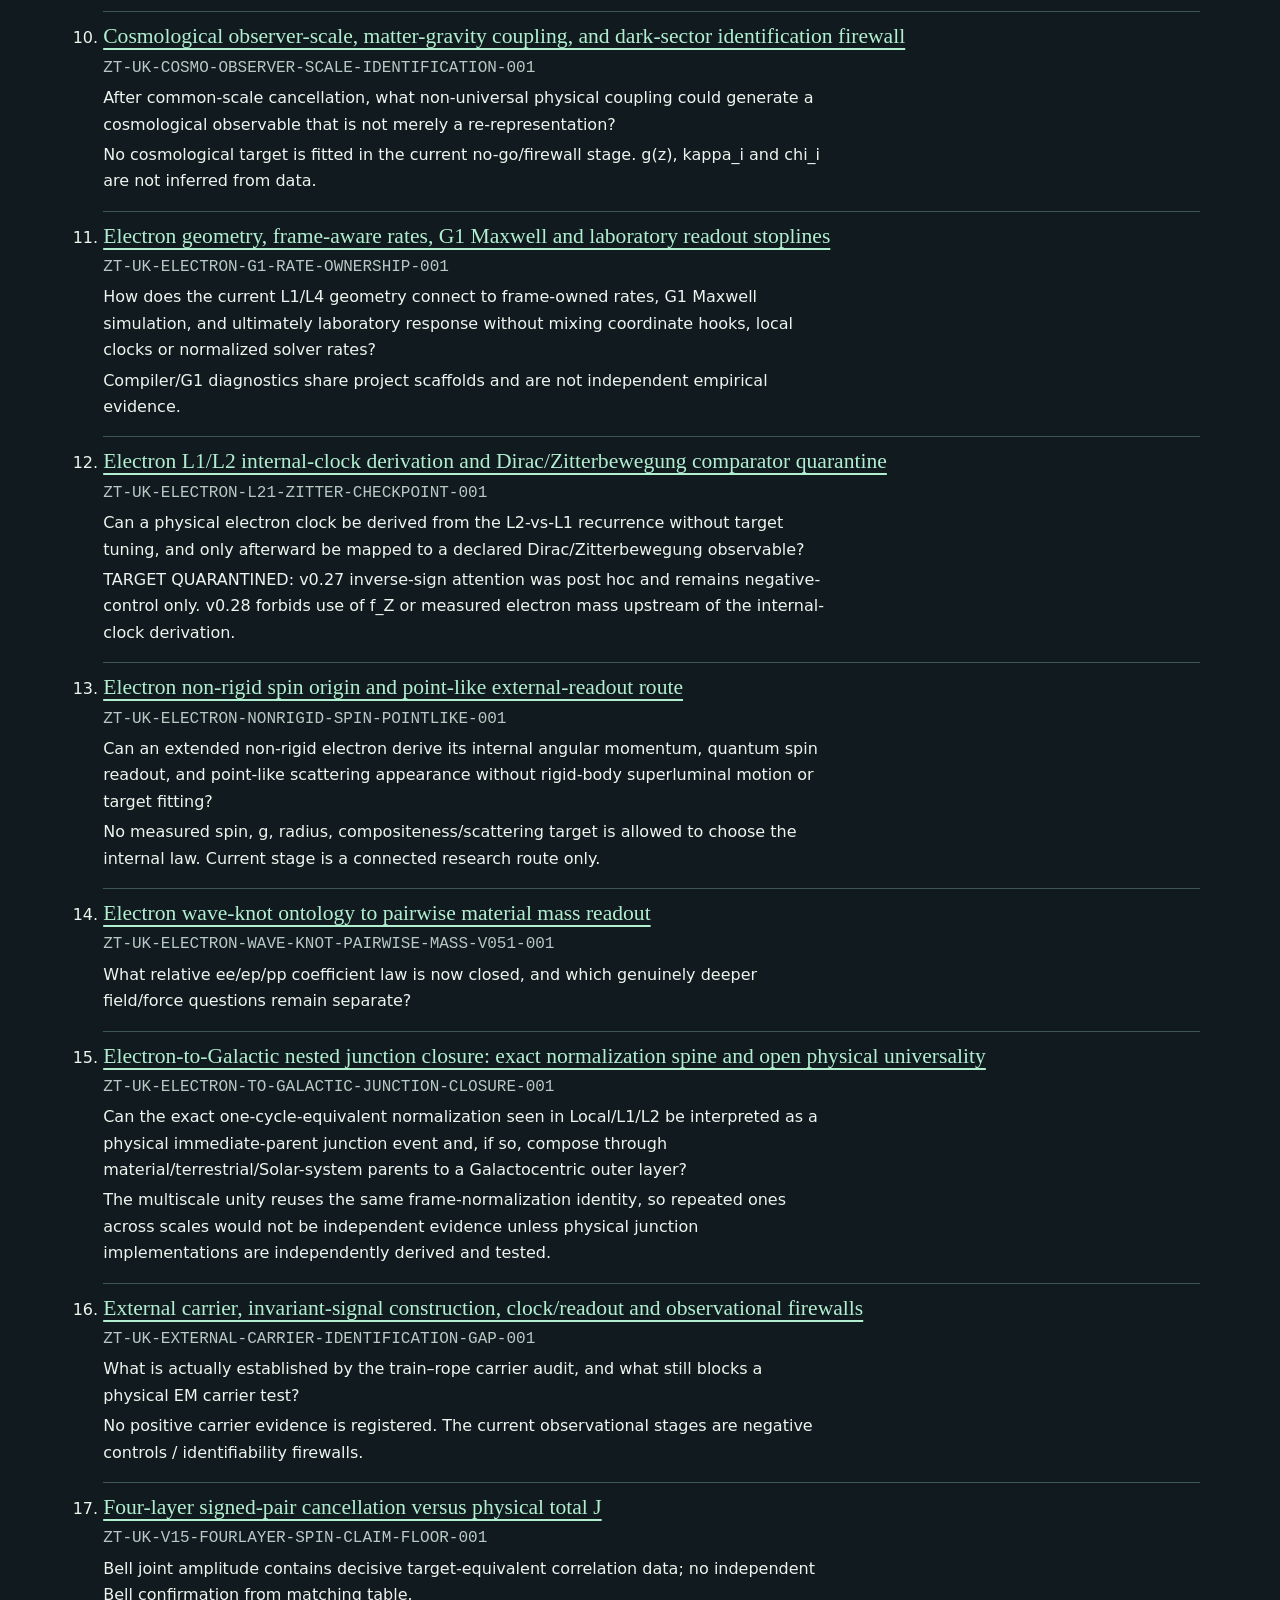
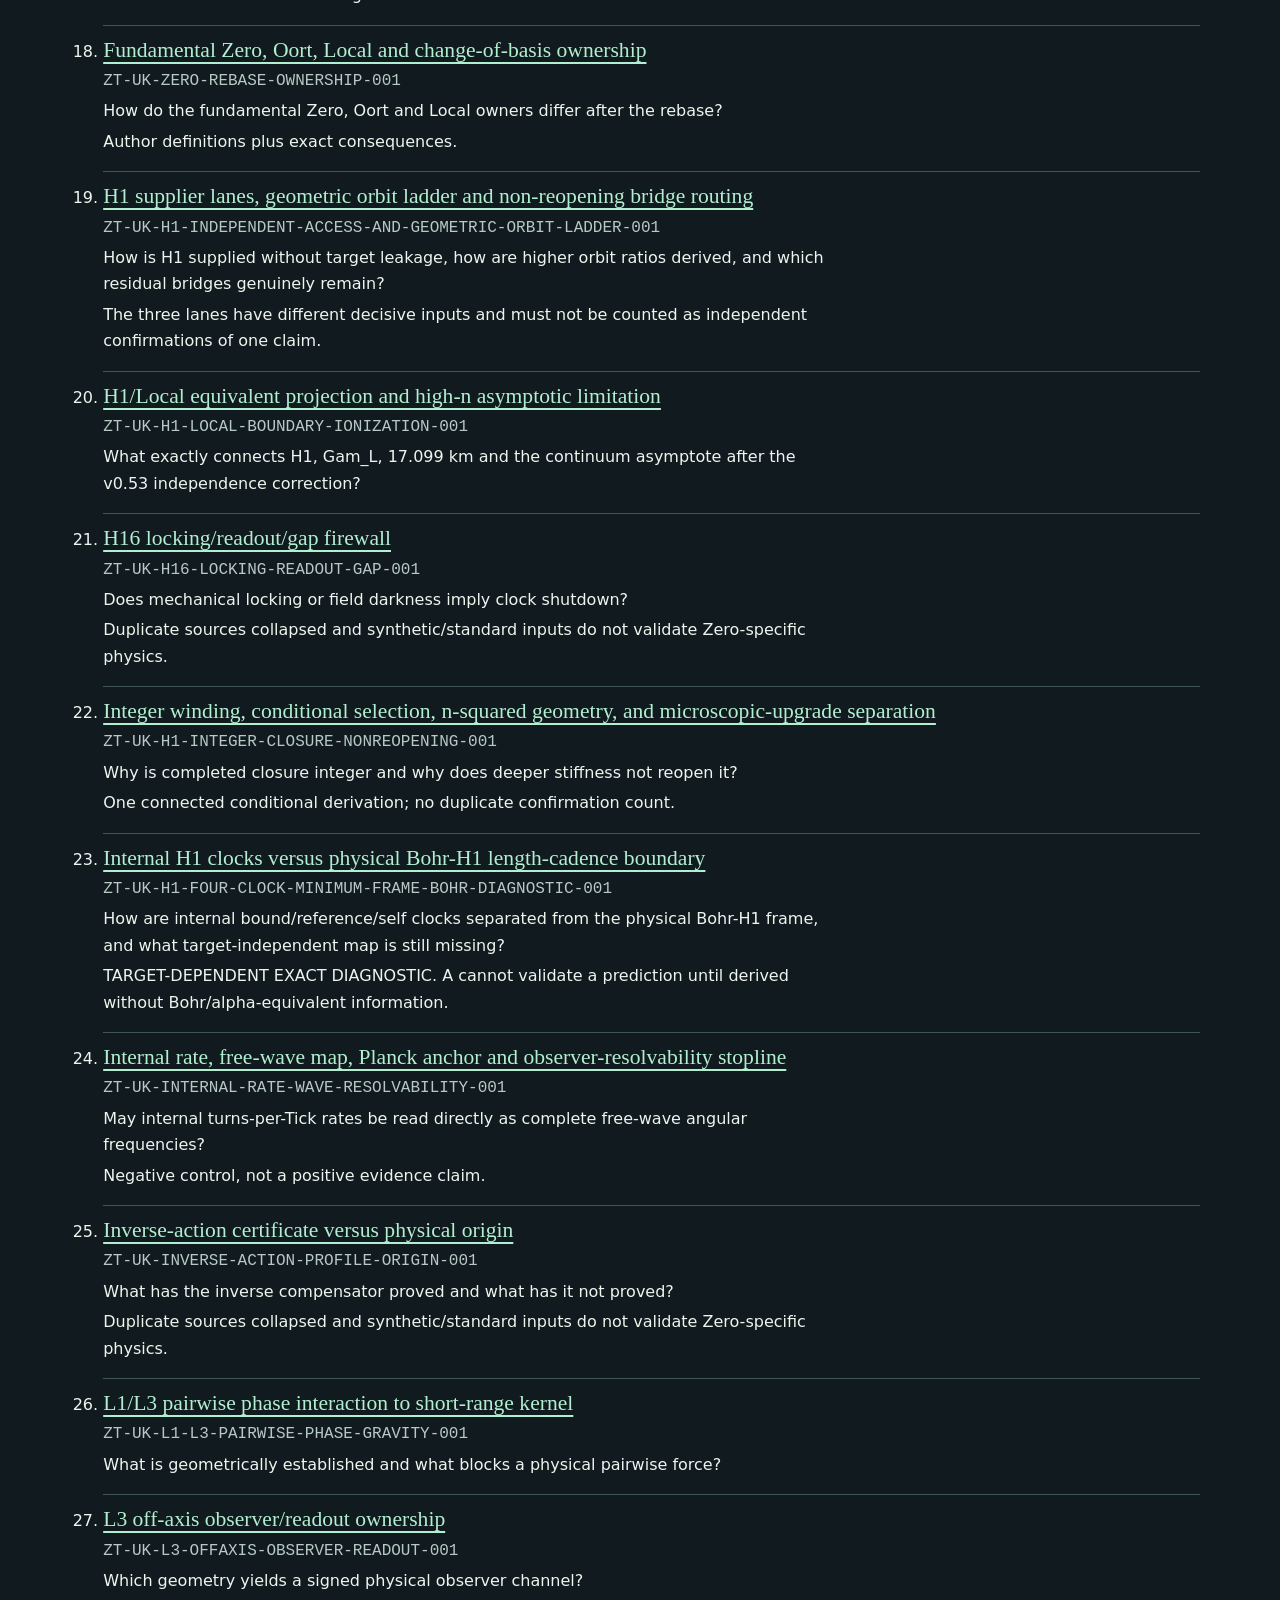
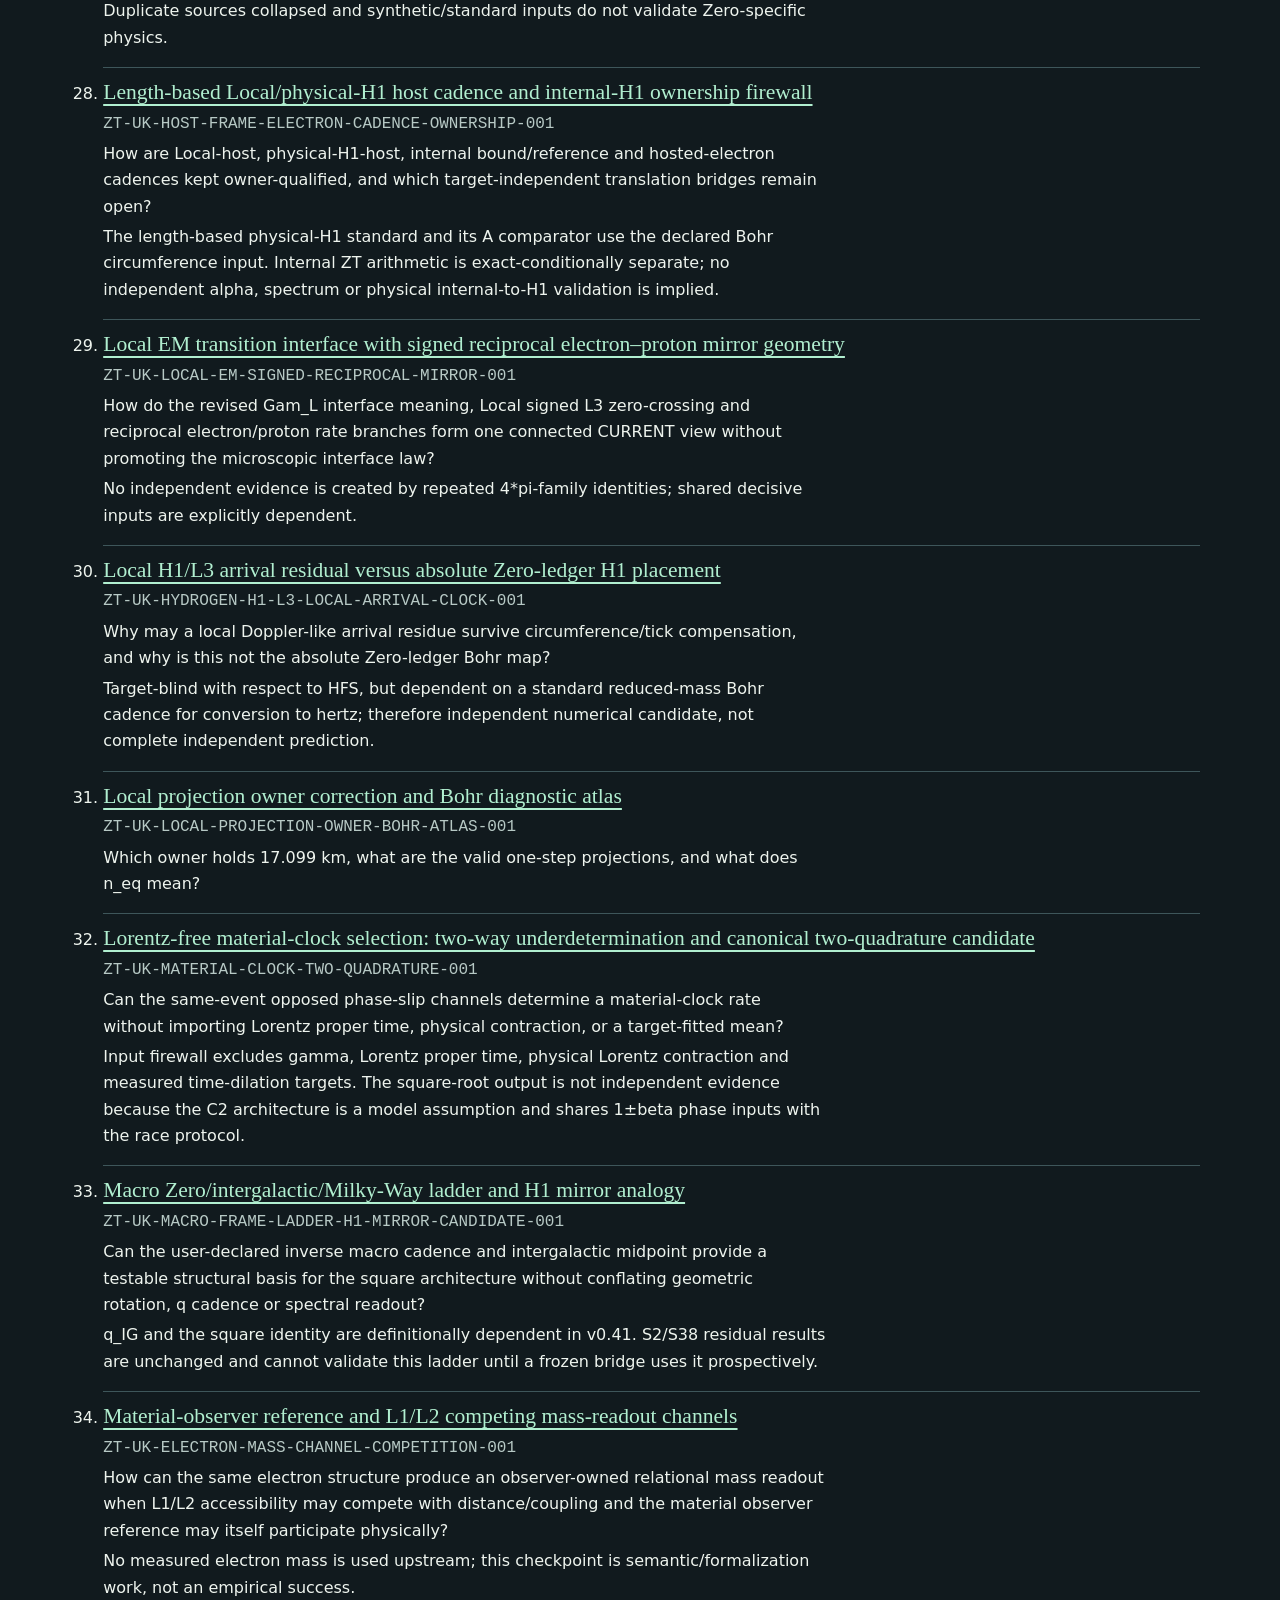
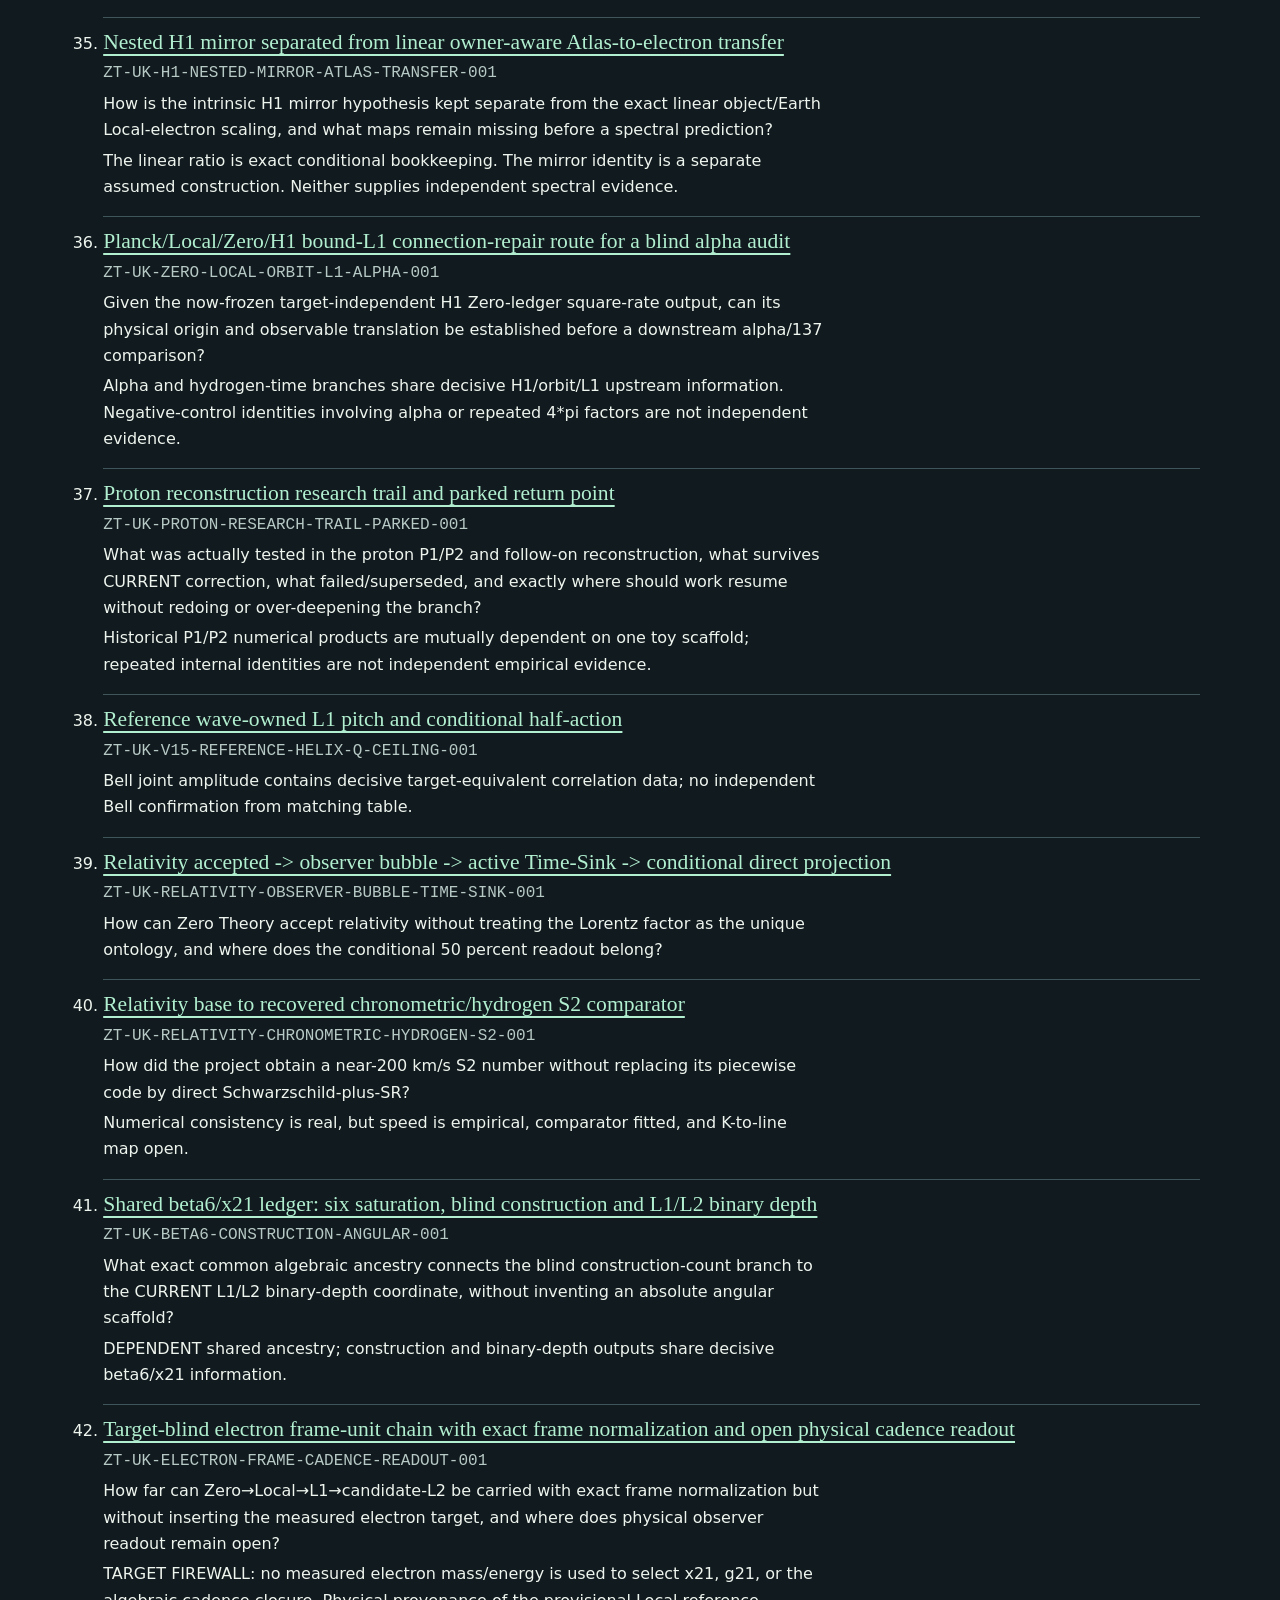
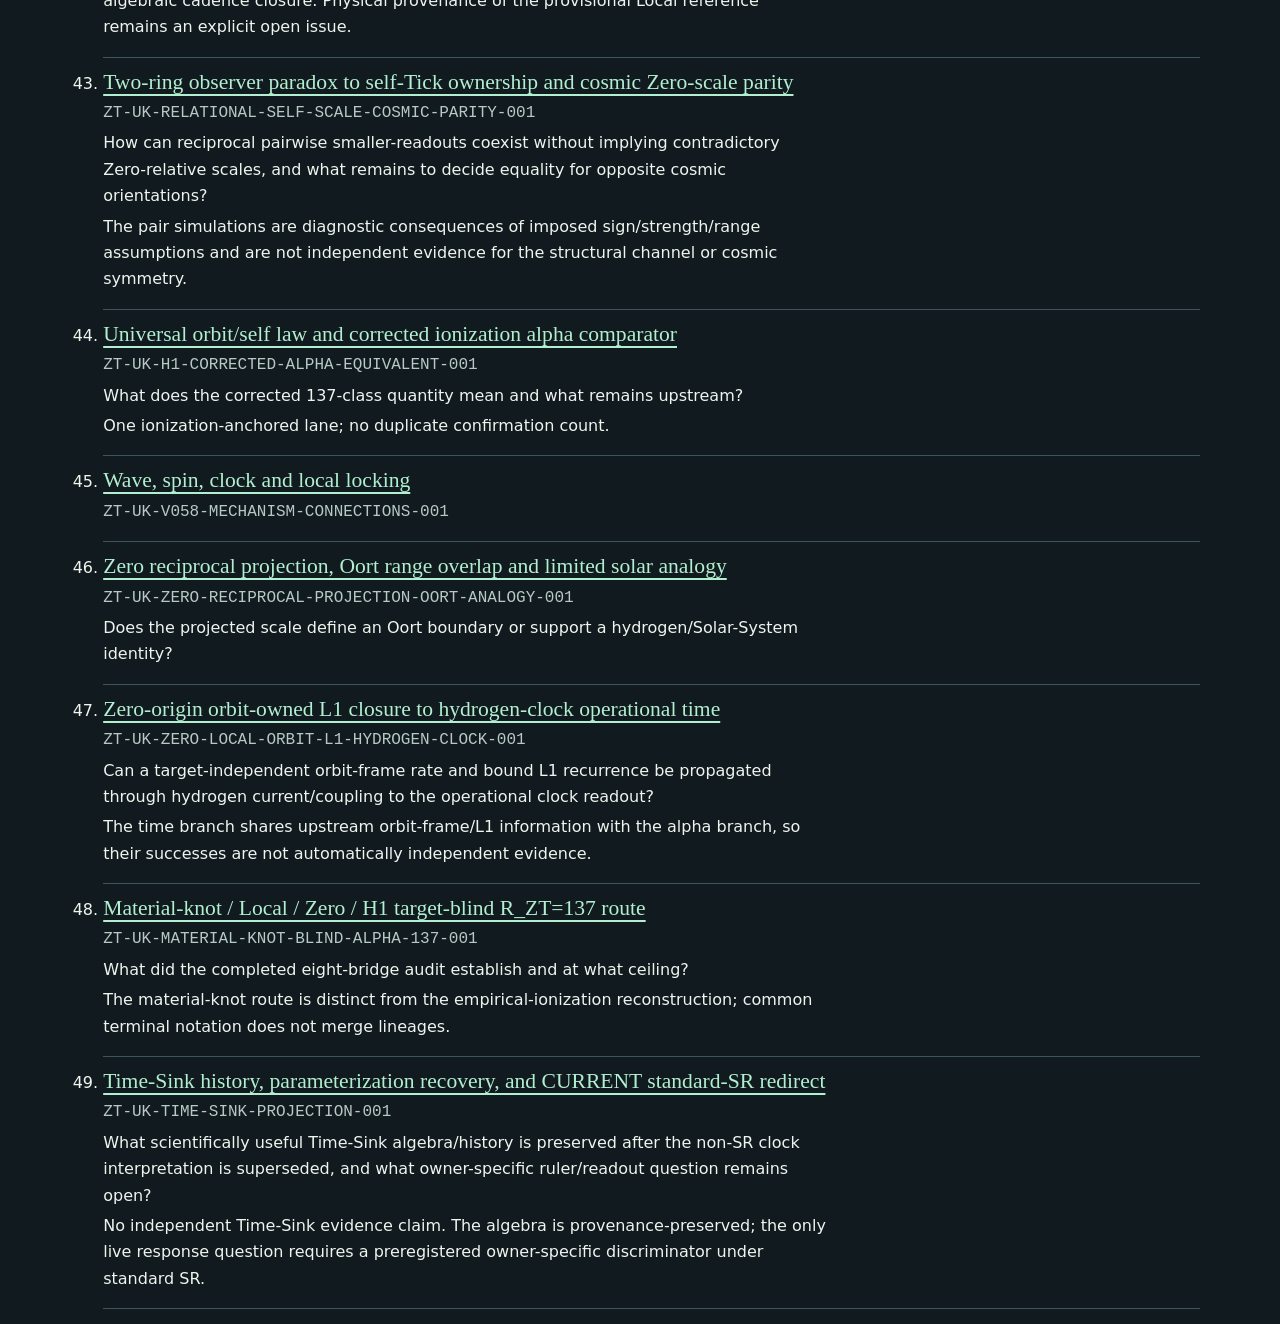
<file: atlas.html>
<!doctype html>
<html lang="en">
<head>
  <meta charset="utf-8">
  <meta name="viewport" content="width=device-width, initial-scale=1">
  <meta name="description" content="Conditional results and a searchable index of 49 Understanding Knots from the Zero Theory Living Research Atlas.">
  <title>Living Research Atlas | IRCBHC</title>
  <link rel="stylesheet" href="site.css">
</head>
<body>
  <header class="masthead">
    <div class="wrap bar">
      <a class="wordmark" href="./">IRCBHC</a>
      <nav aria-label="Main navigation">
        <a href="./">Home</a>
        <a href="ai/">Machine-readable atlas</a>
        <a href="https://zenodo.org/records/24383891">Zenodo</a>
      </nav>
    </div>
  </header>
  <main class="wrap reader">
    <p class="label">Zero Theory · R2-C15 v1.5 R1</p>
    <h1>Living Research Atlas</h1>
    <p class="lede">Read the atlas’s 12 conditional results and browse 49 Understanding Knots. The full offline edition contains the reasoning graph, exact sources, and original evidence files.</p>
    <div class="actions">
      <a class="button" href="https://zenodo.org/records/24383891">Full atlas on Zenodo</a>
      <a href="atlas.json">Download the index as JSON</a>
    </div>
    <section aria-labelledby="results">
      <h2 id="results">Conditional results</h2>
      <div class="result-grid"><article class="result" id="result-1"><p class="tag">Foundations · Definition → exact identity</p><h3>A reference wave fixes its own tick</h3><p class="formula">Γ_F = λ_F · T_F = Γ_F/c · ω_F T_F = 2π</p><p>Given. Take Γ_F as the wavelength of the declared reference wave and its propagation speed as c in the owning frame F.</p><p>One reference cycle defines a duration and a 2π phase advance. This provides the unit dictionary used by Local and H1 comparisons.</p></article>
<article class="result" id="result-2"><p class="tag">Foundations · Exact conditional</p><h3>One arrival can give different responses</h3><p class="formula">Rᵢ⁽¹⁾ = γwᵢ · R₃/R₁ = 4π − 1</p><p>Given. Use one normalized arrival and the declared linear receiver rule with common γ and layer weights w₁=1 and w₃=4π−1.</p><p>The L3 receiver response is 4π−1 times L1 for the same arrival. The event count stays one.</p></article>
<article class="result" id="result-3"><p class="tag">Electron · Exact conditional</p><h3>Six cycles organize into opposite pairs</h3><p class="formula">Δφ = 2π/6 = 60°</p><p>Given. Place six equal consecutive cycles of one continuous loop field on the declared closed path with uniform phase progression.</p><p>There are six equally spaced phase cells and three opposite phase pairs. Mapping phase angle to physical spatial angle takes its own step.</p></article>
<article class="result" id="result-4"><p class="tag">Electron · Exact conditional</p><h3>The four-layer construction closes at 2,830</h3><p class="formula">2827.103576… → 2828 + 2 = 2830</p><p>Given. Apply six-channel saturation, the registered injection rule, and even active closure, then restore the two seed units.</p><p>The same β₆-derived x₂₁ also enters the L1/L2 binary-depth route. The two results share upstream geometry. 2,830 is a construction count.</p></article>
<article class="result" id="result-5"><p class="tag">Electron · Exact conditional</p><h3>Equal increments yield the L1 half-action</h3><p class="formula">q = 1 → θ = 45° → η = 1/(1+q²) = ½</p><p>Given. Map equal axial and tangential increments to the same attached helical mode. Use that mode’s turn clock in the action ratio.</p><p>With the separate normalization U_attached=ℏω_turn, the attached-mode value |J_z,L1| is ℏ/2. Identifying one Local reference cycle with one midline turn and axial advance Γ_L instead gives q=4π.</p></article>
<article class="result" id="result-6"><p class="tag">Electron · Exact conditional</p><h3>Pair sums and full-field angular momentum</h3><p class="formula">C_signed = 0 · Σ𝓛ᵢ = 0 under opposite pair vectors</p><p>Given. Use the signed structural capacities and, separately, equal and opposite layer angular-momentum vectors in the same axis and origin.</p><p>The layer vectors cancel. The full integral vanishes under odd symmetry of the complete field-plus-source density on an invariant domain. The quantum readout has its own bridge.</p></article>
<article class="result" id="result-7"><p class="tag">Proton and mass · Exact conditional</p><h3>Structure weights fix relative pair coefficients</h3><p class="formula">qₚ/qₑ = (4π−1)(4π)² ≈ 1826.488 · Kₑₚ² = KₑₑKₚₚ</p><p>Given. Use wₚ/wₑ=4π−1, the declared rate-magnitude ratio |ωₑ|/|ωₚ|=(4π)², qᵢ∝wᵢ/|ωᵢ|, and one common κ in Kᵢⱼ=κqᵢqⱼ.</p><p>The relative coefficients share their capacity and cadence inputs. The result is a model coefficient for the comparison geometry. The mass readout requires a measurement map.</p></article>
<article class="result" id="result-8"><p class="tag">Hydrogen · Exact conditional</p><h3>Integer closure and the geometric orbit ladder</h3><p class="formula">∮ dφ = 2πn · C_Hₙ = n² C_H₁</p><p>Given. Use a closed phase return. On the registered geometric branch take n segments and scale each segment’s wavelength linearly with n.</p><p>The integer winding restricts closed returns. Multiplying the two factors of n gives the circumference ladder in this branch.</p></article>
<article class="result" id="result-9"><p class="tag">Hydrogen · Empirical-input comparator</p><h3>Hydrogen ionization gives a velocity comparator</h3><p class="formula">R_Eion = c√(μ_H/(2E_ion)) = 137.0352568006…</p><p>Given. Use the measured hydrogen ionization energy, reduced mass and the declared classical energy-to-orbit comparator.</p><p>The audited reciprocal-alpha comparator differs from its reference by −5.4167 ppm. The energy input and observational interpretation are visible in the connected evidence record.</p></article>
<article class="result" id="result-10"><p class="tag">Clocks and observers · Exact conditional</p><h3>A two-quadrature clock yields a square-root recurrence</h3><p class="formula">ω/ω₀ = √[(1−β)(1+β)] = √(1−β²)</p><p>Given. Use a conservative bound oscillator with the two conjugate quadratic sectors independently renormalized by the stated opposed factors.</p><p>The recurrence factor follows from the oscillator eigenfrequency. The material assignment to these sectors remains a distinct question.</p></article>
<article class="result" id="result-11"><p class="tag">Clocks and observers · Exact conditional</p><h3>A direct crest-spacing readout can be half the path spacing</h3><p class="formula">λ_direct = r_ang λ_path · r_ang = ½</p><p>Given. Use the observer-owned direct-projection branch and assign the angular readout coefficient r_ang=½.</p><p>The direct spacing is half the path spacing. The bridge from r_ang to operational v/c has a separate shared-coordinate requirement. Standard SR supplies the chronometric comparator.</p></article>
<article class="result" id="result-12"><p class="tag">Bell · Effective-model consequence</p><h3>An effective joint capture model yields the singlet table</h3><p class="formula">pₛₜ=(1−st cos(a−b))/4 · |S|=2√2</p><p>Given. Use the declared antisymmetric joint amplitude, a shared half-angle basis, uniform absorption and competing first-event hazards.</p><p>The table follows within that detector model. The joint input already carries the decisive correlation structure. The no-signalling test also needs absolute singles, nulls and timestamp distributions.</p></article></div>
    </section>
    <section aria-labelledby="knots">
      <h2 id="knots">Understanding Knots</h2>
      <div id="filter" hidden>
        <label for="query">Search by topic, title or record ID</label>
        <input id="query" type="search" placeholder="Try hydrogen, L1, or CHSH">
        <p id="match-count" class="muted" role="status"></p>
      </div>
      <ol class="record-list"><li class="record" id="ZT-UK-V15-BELL-EFFECTIVE-TO-PHYSICAL-001"><h3><a href="#ZT-UK-V15-BELL-EFFECTIVE-TO-PHYSICAL-001">Antisymmetric signed-work source, composite detector model and no-signalling boundary</a></h3><p><code>ZT-UK-V15-BELL-EFFECTIVE-TO-PHYSICAL-001</code></p><p>Bell joint amplitude contains decisive target-equivalent correlation data; no independent Bell confirmation from matching table.</p></li>
<li class="record" id="ZT-UK-SUN-MW-IG-OBSERVATIONAL-LEDGER-001"><h3><a href="#ZT-UK-SUN-MW-IG-OBSERVATIONAL-LEDGER-001">Atlas v3 outer frame, immediate-parent ledger and q-translation boundary</a></h3><p><code>ZT-UK-SUN-MW-IG-OBSERVATIONAL-LEDGER-001</code></p><p>What has Atlas v3 measured/reconstructed and what cannot yet be called q?</p><p>The outer estimator does not use the historical midpoint or Zero target.</p></li>
<li class="record" id="ZT-UK-ATLAS-GRAVITY-H1-L3-ENVIRONMENT-001"><h3><a href="#ZT-UK-ATLAS-GRAVITY-H1-L3-ENVIRONMENT-001">Atlas/gravity/H1/L3 environment ownership</a></h3><p><code>ZT-UK-ATLAS-GRAVITY-H1-L3-ENVIRONMENT-001</code></p><p>How must the Earth environment be partitioned before a hydrogen prediction?</p><p>Duplicate sources collapsed and synthetic/standard inputs do not validate Zero-specific physics.</p></li>
<li class="record" id="ZT-UK-ELECTRON-BLIND-LOCAL-ENERGY-EQUIVALENT-PROVENANCE-001"><h3><a href="#ZT-UK-ELECTRON-BLIND-LOCAL-ENERGY-EQUIVALENT-PROVENANCE-001">Blind construction to exact local-electron energy-equivalent provenance boundary</a></h3><p><code>ZT-UK-ELECTRON-BLIND-LOCAL-ENERGY-EQUIVALENT-PROVENANCE-001</code></p><p>What is fixed before the local-electron comparator enters, and what exact energy-equivalent relation is obtained after the declared local frame hook is introduced?</p><p>Blind upstream construction remains target-firewalled. The construction branch and CURRENT binary-depth coordinate share decisive beta6/x21 ancestry, so their numerical relationship is information-dependent and is not counted as an independent confirmation. The downstream local energy-equivalent comparator is explicit and remains behind its physical-map bridge.</p></li>
<li class="record" id="ZT-UK-PROTON-MIRROR-PHASE-INERTIA-BLIND-001"><h3><a href="#ZT-UK-PROTON-MIRROR-PHASE-INERTIA-BLIND-001">Blind proton mirror/helical phase-inertia candidate and physical-mass stopline</a></h3><p><code>ZT-UK-PROTON-MIRROR-PHASE-INERTIA-BLIND-001</code></p><p>What target-blind proton/electron structural readout follows from the resumed L3 mirror branch and 45-degree helical geometry, and what exact physics still blocks identification with measured mass?</p><p>NOT INDEPENDENT: both successful routes share decisive 4*pi / 4*pi-1 / mirror-rate / L3-frame assumptions.</p></li>
<li class="record" id="ZT-UK-SINGLE-ARRIVAL-RESPONSE-001"><h3><a href="#ZT-UK-SINGLE-ARRIVAL-RESPONSE-001">Capacity response, receiver window and event-count separation</a></h3><p><code>ZT-UK-SINGLE-ARRIVAL-RESPONSE-001</code></p><p>How does one normalized arrival produce a capacity-weighted response without becoming multiple events?</p><p>The 4*pi-1 intensity is the capacity realization, not a second factor.</p></li>
<li class="record" id="ZT-UK-CLEANROOM-CARRIER-MATERIAL-RESPONSE-001"><h3><a href="#ZT-UK-CLEANROOM-CARRIER-MATERIAL-RESPONSE-001">Clean-room carrier phase-bond: material geometry, q(beta), and dynamic relaxation</a></h3><p><code>ZT-UK-CLEANROOM-CARRIER-MATERIAL-RESPONSE-001</code></p><p>Can material response to a candidate carrier be derived without importing Lorentz contraction or fixing a transverse dimension?</p><p>Clean-room input firewall excludes prior Lorentz-contraction/radial-accommodation branches and target observables.</p></li>
<li class="record" id="ZT-UK-COMPLETE-R-K-TSPR-CLOSURE-STELLAR-001"><h3><a href="#ZT-UK-COMPLETE-R-K-TSPR-CLOSURE-STELLAR-001">Complete R_H–K_ch–TSPR closure and stellar comparison</a></h3><p><code>ZT-UK-COMPLETE-R-K-TSPR-CLOSURE-STELLAR-001</code></p><p>Can all three declared chronometric components be retained in one target-blind closure, compared with standard and null controls, without inventing a spectral law?</p><p>The equality views share beta and bridge assumptions; S2 rows overlap and S38 dependent rows are not independent. Numerical improvement is descriptive only.</p></li>
<li class="record" id="ZT-UK-PROTON-RECIPROCAL-ANGULAR-REST-001"><h3><a href="#ZT-UK-PROTON-RECIPROCAL-ANGULAR-REST-001">Conditional count-rest and rate-rest reciprocal scaling</a></h3><p><code>ZT-UK-PROTON-RECIPROCAL-ANGULAR-REST-001</code></p><p>Does the conditional reciprocal rest factor have an exact representation in the CURRENT inverted middle rate pair?</p><p>Not independent; C=4pi-1 and N=6 are shared inputs.</p></li>
<li class="record" id="ZT-UK-COSMO-OBSERVER-SCALE-IDENTIFICATION-001"><h3><a href="#ZT-UK-COSMO-OBSERVER-SCALE-IDENTIFICATION-001">Cosmological observer-scale, matter-gravity coupling, and dark-sector identification firewall</a></h3><p><code>ZT-UK-COSMO-OBSERVER-SCALE-IDENTIFICATION-001</code></p><p>After common-scale cancellation, what non-universal physical coupling could generate a cosmological observable that is not merely a re-representation?</p><p>No cosmological target is fitted in the current no-go/firewall stage. g(z), kappa_i and chi_i are not inferred from data.</p></li>
<li class="record" id="ZT-UK-ELECTRON-G1-RATE-OWNERSHIP-001"><h3><a href="#ZT-UK-ELECTRON-G1-RATE-OWNERSHIP-001">Electron geometry, frame-aware rates, G1 Maxwell and laboratory readout stoplines</a></h3><p><code>ZT-UK-ELECTRON-G1-RATE-OWNERSHIP-001</code></p><p>How does the current L1/L4 geometry connect to frame-owned rates, G1 Maxwell simulation, and ultimately laboratory response without mixing coordinate hooks, local clocks or normalized solver rates?</p><p>Compiler/G1 diagnostics share project scaffolds and are not independent empirical evidence.</p></li>
<li class="record" id="ZT-UK-ELECTRON-L21-ZITTER-CHECKPOINT-001"><h3><a href="#ZT-UK-ELECTRON-L21-ZITTER-CHECKPOINT-001">Electron L1/L2 internal-clock derivation and Dirac/Zitterbewegung comparator quarantine</a></h3><p><code>ZT-UK-ELECTRON-L21-ZITTER-CHECKPOINT-001</code></p><p>Can a physical electron clock be derived from the L2-vs-L1 recurrence without target tuning, and only afterward be mapped to a declared Dirac/Zitterbewegung observable?</p><p>TARGET QUARANTINED: v0.27 inverse-sign attention was post hoc and remains negative-control only. v0.28 forbids use of f_Z or measured electron mass upstream of the internal-clock derivation.</p></li>
<li class="record" id="ZT-UK-ELECTRON-NONRIGID-SPIN-POINTLIKE-001"><h3><a href="#ZT-UK-ELECTRON-NONRIGID-SPIN-POINTLIKE-001">Electron non-rigid spin origin and point-like external-readout route</a></h3><p><code>ZT-UK-ELECTRON-NONRIGID-SPIN-POINTLIKE-001</code></p><p>Can an extended non-rigid electron derive its internal angular momentum, quantum spin readout, and point-like scattering appearance without rigid-body superluminal motion or target fitting?</p><p>No measured spin, g, radius, compositeness/scattering target is allowed to choose the internal law. Current stage is a connected research route only.</p></li>
<li class="record" id="ZT-UK-ELECTRON-WAVE-KNOT-PAIRWISE-MASS-V051-001"><h3><a href="#ZT-UK-ELECTRON-WAVE-KNOT-PAIRWISE-MASS-V051-001">Electron wave-knot ontology to pairwise material mass readout</a></h3><p><code>ZT-UK-ELECTRON-WAVE-KNOT-PAIRWISE-MASS-V051-001</code></p><p>What relative ee/ep/pp coefficient law is now closed, and which genuinely deeper field/force questions remain separate?</p></li>
<li class="record" id="ZT-UK-ELECTRON-TO-GALACTIC-JUNCTION-CLOSURE-001"><h3><a href="#ZT-UK-ELECTRON-TO-GALACTIC-JUNCTION-CLOSURE-001">Electron-to-Galactic nested junction closure: exact normalization spine and open physical universality</a></h3><p><code>ZT-UK-ELECTRON-TO-GALACTIC-JUNCTION-CLOSURE-001</code></p><p>Can the exact one-cycle-equivalent normalization seen in Local/L1/L2 be interpreted as a physical immediate-parent junction event and, if so, compose through material/terrestrial/Solar-system parents to a Galactocentric outer layer?</p><p>The multiscale unity reuses the same frame-normalization identity, so repeated ones across scales would not be independent evidence unless physical junction implementations are independently derived and tested.</p></li>
<li class="record" id="ZT-UK-EXTERNAL-CARRIER-IDENTIFICATION-GAP-001"><h3><a href="#ZT-UK-EXTERNAL-CARRIER-IDENTIFICATION-GAP-001">External carrier, invariant-signal construction, clock/readout and observational firewalls</a></h3><p><code>ZT-UK-EXTERNAL-CARRIER-IDENTIFICATION-GAP-001</code></p><p>What is actually established by the train–rope carrier audit, and what still blocks a physical EM carrier test?</p><p>No positive carrier evidence is registered. The current observational stages are negative controls / identifiability firewalls.</p></li>
<li class="record" id="ZT-UK-V15-FOURLAYER-SPIN-CLAIM-FLOOR-001"><h3><a href="#ZT-UK-V15-FOURLAYER-SPIN-CLAIM-FLOOR-001">Four-layer signed-pair cancellation versus physical total J</a></h3><p><code>ZT-UK-V15-FOURLAYER-SPIN-CLAIM-FLOOR-001</code></p><p>Bell joint amplitude contains decisive target-equivalent correlation data; no independent Bell confirmation from matching table.</p></li>
<li class="record" id="ZT-UK-ZERO-REBASE-OWNERSHIP-001"><h3><a href="#ZT-UK-ZERO-REBASE-OWNERSHIP-001">Fundamental Zero, Oort, Local and change-of-basis ownership</a></h3><p><code>ZT-UK-ZERO-REBASE-OWNERSHIP-001</code></p><p>How do the fundamental Zero, Oort and Local owners differ after the rebase?</p><p>Author definitions plus exact consequences.</p></li>
<li class="record" id="ZT-UK-H1-INDEPENDENT-ACCESS-AND-GEOMETRIC-ORBIT-LADDER-001"><h3><a href="#ZT-UK-H1-INDEPENDENT-ACCESS-AND-GEOMETRIC-ORBIT-LADDER-001">H1 supplier lanes, geometric orbit ladder and non-reopening bridge routing</a></h3><p><code>ZT-UK-H1-INDEPENDENT-ACCESS-AND-GEOMETRIC-ORBIT-LADDER-001</code></p><p>How is H1 supplied without target leakage, how are higher orbit ratios derived, and which residual bridges genuinely remain?</p><p>The three lanes have different decisive inputs and must not be counted as independent confirmations of one claim.</p></li>
<li class="record" id="ZT-UK-H1-LOCAL-BOUNDARY-IONIZATION-001"><h3><a href="#ZT-UK-H1-LOCAL-BOUNDARY-IONIZATION-001">H1/Local equivalent projection and high-n asymptotic limitation</a></h3><p><code>ZT-UK-H1-LOCAL-BOUNDARY-IONIZATION-001</code></p><p>What exactly connects H1, Gam_L, 17.099 km and the continuum asymptote after the v0.53 independence correction?</p></li>
<li class="record" id="ZT-UK-H16-LOCKING-READOUT-GAP-001"><h3><a href="#ZT-UK-H16-LOCKING-READOUT-GAP-001">H16 locking/readout/gap firewall</a></h3><p><code>ZT-UK-H16-LOCKING-READOUT-GAP-001</code></p><p>Does mechanical locking or field darkness imply clock shutdown?</p><p>Duplicate sources collapsed and synthetic/standard inputs do not validate Zero-specific physics.</p></li>
<li class="record" id="ZT-UK-H1-INTEGER-CLOSURE-NONREOPENING-001"><h3><a href="#ZT-UK-H1-INTEGER-CLOSURE-NONREOPENING-001">Integer winding, conditional selection, n-squared geometry, and microscopic-upgrade separation</a></h3><p><code>ZT-UK-H1-INTEGER-CLOSURE-NONREOPENING-001</code></p><p>Why is completed closure integer and why does deeper stiffness not reopen it?</p><p>One connected conditional derivation; no duplicate confirmation count.</p></li>
<li class="record" id="ZT-UK-H1-FOUR-CLOCK-MINIMUM-FRAME-BOHR-DIAGNOSTIC-001"><h3><a href="#ZT-UK-H1-FOUR-CLOCK-MINIMUM-FRAME-BOHR-DIAGNOSTIC-001">Internal H1 clocks versus physical Bohr-H1 length-cadence boundary</a></h3><p><code>ZT-UK-H1-FOUR-CLOCK-MINIMUM-FRAME-BOHR-DIAGNOSTIC-001</code></p><p>How are internal bound/reference/self clocks separated from the physical Bohr-H1 frame, and what target-independent map is still missing?</p><p>TARGET-DEPENDENT EXACT DIAGNOSTIC. A cannot validate a prediction until derived without Bohr/alpha-equivalent information.</p></li>
<li class="record" id="ZT-UK-INTERNAL-RATE-WAVE-RESOLVABILITY-001"><h3><a href="#ZT-UK-INTERNAL-RATE-WAVE-RESOLVABILITY-001">Internal rate, free-wave map, Planck anchor and observer-resolvability stopline</a></h3><p><code>ZT-UK-INTERNAL-RATE-WAVE-RESOLVABILITY-001</code></p><p>May internal turns-per-Tick rates be read directly as complete free-wave angular frequencies?</p><p>Negative control, not a positive evidence claim.</p></li>
<li class="record" id="ZT-UK-INVERSE-ACTION-PROFILE-ORIGIN-001"><h3><a href="#ZT-UK-INVERSE-ACTION-PROFILE-ORIGIN-001">Inverse-action certificate versus physical origin</a></h3><p><code>ZT-UK-INVERSE-ACTION-PROFILE-ORIGIN-001</code></p><p>What has the inverse compensator proved and what has it not proved?</p><p>Duplicate sources collapsed and synthetic/standard inputs do not validate Zero-specific physics.</p></li>
<li class="record" id="ZT-UK-L1-L3-PAIRWISE-PHASE-GRAVITY-001"><h3><a href="#ZT-UK-L1-L3-PAIRWISE-PHASE-GRAVITY-001">L1/L3 pairwise phase interaction to short-range kernel</a></h3><p><code>ZT-UK-L1-L3-PAIRWISE-PHASE-GRAVITY-001</code></p><p>What is geometrically established and what blocks a physical pairwise force?</p></li>
<li class="record" id="ZT-UK-L3-OFFAXIS-OBSERVER-READOUT-001"><h3><a href="#ZT-UK-L3-OFFAXIS-OBSERVER-READOUT-001">L3 off-axis observer/readout ownership</a></h3><p><code>ZT-UK-L3-OFFAXIS-OBSERVER-READOUT-001</code></p><p>Which geometry yields a signed physical observer channel?</p><p>Duplicate sources collapsed and synthetic/standard inputs do not validate Zero-specific physics.</p></li>
<li class="record" id="ZT-UK-HOST-FRAME-ELECTRON-CADENCE-OWNERSHIP-001"><h3><a href="#ZT-UK-HOST-FRAME-ELECTRON-CADENCE-OWNERSHIP-001">Length-based Local/physical-H1 host cadence and internal-H1 ownership firewall</a></h3><p><code>ZT-UK-HOST-FRAME-ELECTRON-CADENCE-OWNERSHIP-001</code></p><p>How are Local-host, physical-H1-host, internal bound/reference and hosted-electron cadences kept owner-qualified, and which target-independent translation bridges remain open?</p><p>The length-based physical-H1 standard and its A comparator use the declared Bohr circumference input. Internal ZT arithmetic is exact-conditionally separate; no independent alpha, spectrum or physical internal-to-H1 validation is implied.</p></li>
<li class="record" id="ZT-UK-LOCAL-EM-SIGNED-RECIPROCAL-MIRROR-001"><h3><a href="#ZT-UK-LOCAL-EM-SIGNED-RECIPROCAL-MIRROR-001">Local EM transition interface with signed reciprocal electron–proton mirror geometry</a></h3><p><code>ZT-UK-LOCAL-EM-SIGNED-RECIPROCAL-MIRROR-001</code></p><p>How do the revised Gam_L interface meaning, Local signed L3 zero-crossing and reciprocal electron/proton rate branches form one connected CURRENT view without promoting the microscopic interface law?</p><p>No independent evidence is created by repeated 4*pi-family identities; shared decisive inputs are explicitly dependent.</p></li>
<li class="record" id="ZT-UK-HYDROGEN-H1-L3-LOCAL-ARRIVAL-CLOCK-001"><h3><a href="#ZT-UK-HYDROGEN-H1-L3-LOCAL-ARRIVAL-CLOCK-001">Local H1/L3 arrival residual versus absolute Zero-ledger H1 placement</a></h3><p><code>ZT-UK-HYDROGEN-H1-L3-LOCAL-ARRIVAL-CLOCK-001</code></p><p>Why may a local Doppler-like arrival residue survive circumference/tick compensation, and why is this not the absolute Zero-ledger Bohr map?</p><p>Target-blind with respect to HFS, but dependent on a standard reduced-mass Bohr cadence for conversion to hertz; therefore independent numerical candidate, not complete independent prediction.</p></li>
<li class="record" id="ZT-UK-LOCAL-PROJECTION-OWNER-BOHR-ATLAS-001"><h3><a href="#ZT-UK-LOCAL-PROJECTION-OWNER-BOHR-ATLAS-001">Local projection owner correction and Bohr diagnostic atlas</a></h3><p><code>ZT-UK-LOCAL-PROJECTION-OWNER-BOHR-ATLAS-001</code></p><p>Which owner holds 17.099 km, what are the valid one-step projections, and what does n_eq mean?</p></li>
<li class="record" id="ZT-UK-MATERIAL-CLOCK-TWO-QUADRATURE-001"><h3><a href="#ZT-UK-MATERIAL-CLOCK-TWO-QUADRATURE-001">Lorentz-free material-clock selection: two-way underdetermination and canonical two-quadrature candidate</a></h3><p><code>ZT-UK-MATERIAL-CLOCK-TWO-QUADRATURE-001</code></p><p>Can the same-event opposed phase-slip channels determine a material-clock rate without importing Lorentz proper time, physical contraction, or a target-fitted mean?</p><p>Input firewall excludes gamma, Lorentz proper time, physical Lorentz contraction and measured time-dilation targets. The square-root output is not independent evidence because the C2 architecture is a model assumption and shares 1±beta phase inputs with the race protocol.</p></li>
<li class="record" id="ZT-UK-MACRO-FRAME-LADDER-H1-MIRROR-CANDIDATE-001"><h3><a href="#ZT-UK-MACRO-FRAME-LADDER-H1-MIRROR-CANDIDATE-001">Macro Zero/intergalactic/Milky-Way ladder and H1 mirror analogy</a></h3><p><code>ZT-UK-MACRO-FRAME-LADDER-H1-MIRROR-CANDIDATE-001</code></p><p>Can the user-declared inverse macro cadence and intergalactic midpoint provide a testable structural basis for the square architecture without conflating geometric rotation, q cadence or spectral readout?</p><p>q_IG and the square identity are definitionally dependent in v0.41. S2/S38 residual results are unchanged and cannot validate this ladder until a frozen bridge uses it prospectively.</p></li>
<li class="record" id="ZT-UK-ELECTRON-MASS-CHANNEL-COMPETITION-001"><h3><a href="#ZT-UK-ELECTRON-MASS-CHANNEL-COMPETITION-001">Material-observer reference and L1/L2 competing mass-readout channels</a></h3><p><code>ZT-UK-ELECTRON-MASS-CHANNEL-COMPETITION-001</code></p><p>How can the same electron structure produce an observer-owned relational mass readout when L1/L2 accessibility may compete with distance/coupling and the material observer reference may itself participate physically?</p><p>No measured electron mass is used upstream; this checkpoint is semantic/formalization work, not an empirical success.</p></li>
<li class="record" id="ZT-UK-H1-NESTED-MIRROR-ATLAS-TRANSFER-001"><h3><a href="#ZT-UK-H1-NESTED-MIRROR-ATLAS-TRANSFER-001">Nested H1 mirror separated from linear owner-aware Atlas-to-electron transfer</a></h3><p><code>ZT-UK-H1-NESTED-MIRROR-ATLAS-TRANSFER-001</code></p><p>How is the intrinsic H1 mirror hypothesis kept separate from the exact linear object/Earth Local-electron scaling, and what maps remain missing before a spectral prediction?</p><p>The linear ratio is exact conditional bookkeeping. The mirror identity is a separate assumed construction. Neither supplies independent spectral evidence.</p></li>
<li class="record" id="ZT-UK-ZERO-LOCAL-ORBIT-L1-ALPHA-001"><h3><a href="#ZT-UK-ZERO-LOCAL-ORBIT-L1-ALPHA-001">Planck/Local/Zero/H1 bound-L1 connection-repair route for a blind alpha audit</a></h3><p><code>ZT-UK-ZERO-LOCAL-ORBIT-L1-ALPHA-001</code></p><p>Given the now-frozen target-independent H1 Zero-ledger square-rate output, can its physical origin and observable translation be established before a downstream alpha/137 comparison?</p><p>Alpha and hydrogen-time branches share decisive H1/orbit/L1 upstream information. Negative-control identities involving alpha or repeated 4*pi factors are not independent evidence.</p></li>
<li class="record" id="ZT-UK-PROTON-RESEARCH-TRAIL-PARKED-001"><h3><a href="#ZT-UK-PROTON-RESEARCH-TRAIL-PARKED-001">Proton reconstruction research trail and parked return point</a></h3><p><code>ZT-UK-PROTON-RESEARCH-TRAIL-PARKED-001</code></p><p>What was actually tested in the proton P1/P2 and follow-on reconstruction, what survives CURRENT correction, what failed/superseded, and exactly where should work resume without redoing or over-deepening the branch?</p><p>Historical P1/P2 numerical products are mutually dependent on one toy scaffold; repeated internal identities are not independent empirical evidence.</p></li>
<li class="record" id="ZT-UK-V15-REFERENCE-HELIX-Q-CEILING-001"><h3><a href="#ZT-UK-V15-REFERENCE-HELIX-Q-CEILING-001">Reference wave-owned L1 pitch and conditional half-action</a></h3><p><code>ZT-UK-V15-REFERENCE-HELIX-Q-CEILING-001</code></p><p>Bell joint amplitude contains decisive target-equivalent correlation data; no independent Bell confirmation from matching table.</p></li>
<li class="record" id="ZT-UK-RELATIVITY-OBSERVER-BUBBLE-TIME-SINK-001"><h3><a href="#ZT-UK-RELATIVITY-OBSERVER-BUBBLE-TIME-SINK-001">Relativity accepted -&gt; observer bubble -&gt; active Time-Sink -&gt; conditional direct projection</a></h3><p><code>ZT-UK-RELATIVITY-OBSERVER-BUBBLE-TIME-SINK-001</code></p><p>How can Zero Theory accept relativity without treating the Lorentz factor as the unique ontology, and where does the conditional 50 percent readout belong?</p></li>
<li class="record" id="ZT-UK-RELATIVITY-CHRONOMETRIC-HYDROGEN-S2-001"><h3><a href="#ZT-UK-RELATIVITY-CHRONOMETRIC-HYDROGEN-S2-001">Relativity base to recovered chronometric/hydrogen S2 comparator</a></h3><p><code>ZT-UK-RELATIVITY-CHRONOMETRIC-HYDROGEN-S2-001</code></p><p>How did the project obtain a near-200 km/s S2 number without replacing its piecewise code by direct Schwarzschild-plus-SR?</p><p>Numerical consistency is real, but speed is empirical, comparator fitted, and K-to-line map open.</p></li>
<li class="record" id="ZT-UK-BETA6-CONSTRUCTION-ANGULAR-001"><h3><a href="#ZT-UK-BETA6-CONSTRUCTION-ANGULAR-001">Shared beta6/x21 ledger: six saturation, blind construction and L1/L2 binary depth</a></h3><p><code>ZT-UK-BETA6-CONSTRUCTION-ANGULAR-001</code></p><p>What exact common algebraic ancestry connects the blind construction-count branch to the CURRENT L1/L2 binary-depth coordinate, without inventing an absolute angular scaffold?</p><p>DEPENDENT shared ancestry; construction and binary-depth outputs share decisive beta6/x21 information.</p></li>
<li class="record" id="ZT-UK-ELECTRON-FRAME-CADENCE-READOUT-001"><h3><a href="#ZT-UK-ELECTRON-FRAME-CADENCE-READOUT-001">Target-blind electron frame-unit chain with exact frame normalization and open physical cadence readout</a></h3><p><code>ZT-UK-ELECTRON-FRAME-CADENCE-READOUT-001</code></p><p>How far can Zero→Local→L1→candidate-L2 be carried with exact frame normalization but without inserting the measured electron target, and where does physical observer readout remain open?</p><p>TARGET FIREWALL: no measured electron mass/energy is used to select x21, g21, or the algebraic cadence closure. Physical provenance of the provisional Local reference remains an explicit open issue.</p></li>
<li class="record" id="ZT-UK-RELATIONAL-SELF-SCALE-COSMIC-PARITY-001"><h3><a href="#ZT-UK-RELATIONAL-SELF-SCALE-COSMIC-PARITY-001">Two-ring observer paradox to self-Tick ownership and cosmic Zero-scale parity</a></h3><p><code>ZT-UK-RELATIONAL-SELF-SCALE-COSMIC-PARITY-001</code></p><p>How can reciprocal pairwise smaller-readouts coexist without implying contradictory Zero-relative scales, and what remains to decide equality for opposite cosmic orientations?</p><p>The pair simulations are diagnostic consequences of imposed sign/strength/range assumptions and are not independent evidence for the structural channel or cosmic symmetry.</p></li>
<li class="record" id="ZT-UK-H1-CORRECTED-ALPHA-EQUIVALENT-001"><h3><a href="#ZT-UK-H1-CORRECTED-ALPHA-EQUIVALENT-001">Universal orbit/self law and corrected ionization alpha comparator</a></h3><p><code>ZT-UK-H1-CORRECTED-ALPHA-EQUIVALENT-001</code></p><p>What does the corrected 137-class quantity mean and what remains upstream?</p><p>One ionization-anchored lane; no duplicate confirmation count.</p></li>
<li class="record" id="ZT-UK-V058-MECHANISM-CONNECTIONS-001"><h3><a href="#ZT-UK-V058-MECHANISM-CONNECTIONS-001">Wave, spin, clock and local locking</a></h3><p><code>ZT-UK-V058-MECHANISM-CONNECTIONS-001</code></p><p></p></li>
<li class="record" id="ZT-UK-ZERO-RECIPROCAL-PROJECTION-OORT-ANALOGY-001"><h3><a href="#ZT-UK-ZERO-RECIPROCAL-PROJECTION-OORT-ANALOGY-001">Zero reciprocal projection, Oort range overlap and limited solar analogy</a></h3><p><code>ZT-UK-ZERO-RECIPROCAL-PROJECTION-OORT-ANALOGY-001</code></p><p>Does the projected scale define an Oort boundary or support a hydrogen/Solar-System identity?</p></li>
<li class="record" id="ZT-UK-ZERO-LOCAL-ORBIT-L1-HYDROGEN-CLOCK-001"><h3><a href="#ZT-UK-ZERO-LOCAL-ORBIT-L1-HYDROGEN-CLOCK-001">Zero-origin orbit-owned L1 closure to hydrogen-clock operational time</a></h3><p><code>ZT-UK-ZERO-LOCAL-ORBIT-L1-HYDROGEN-CLOCK-001</code></p><p>Can a target-independent orbit-frame rate and bound L1 recurrence be propagated through hydrogen current/coupling to the operational clock readout?</p><p>The time branch shares upstream orbit-frame/L1 information with the alpha branch, so their successes are not automatically independent evidence.</p></li>
<li class="record" id="ZT-UK-MATERIAL-KNOT-BLIND-ALPHA-137-001"><h3><a href="#ZT-UK-MATERIAL-KNOT-BLIND-ALPHA-137-001">Material-knot / Local / Zero / H1 target-blind R_ZT=137 route</a></h3><p><code>ZT-UK-MATERIAL-KNOT-BLIND-ALPHA-137-001</code></p><p>What did the completed eight-bridge audit establish and at what ceiling?</p><p>The material-knot route is distinct from the empirical-ionization reconstruction; common terminal notation does not merge lineages.</p></li>
<li class="record" id="ZT-UK-TIME-SINK-PROJECTION-001"><h3><a href="#ZT-UK-TIME-SINK-PROJECTION-001">Time-Sink history, parameterization recovery, and CURRENT standard-SR redirect</a></h3><p><code>ZT-UK-TIME-SINK-PROJECTION-001</code></p><p>What scientifically useful Time-Sink algebra/history is preserved after the non-SR clock interpretation is superseded, and what owner-specific ruler/readout question remains open?</p><p>No independent Time-Sink evidence claim. The algebra is provenance-preserved; the only live response question requires a preregistered owner-specific discriminator under standard SR.</p></li></ol>
    </section>
  </main>
  <script>
    const filter = document.getElementById("filter");
    const query = document.getElementById("query");
    const count = document.getElementById("match-count");
    const records = Array.from(document.querySelectorAll(".record"));
    const searchText = records.map((record) => record.textContent.toLowerCase());

    function updateResults() {
      const words = query.value.trim().toLowerCase().split(/\s+/);
      let matches = 0;
      records.forEach((record, index) => {
        record.hidden = !words.every((word) => searchText[index].includes(word));
        if (!record.hidden) matches += 1;
      });
      count.textContent = matches + " of " + records.length + " records";
    }

    query.addEventListener("input", updateResults);
    updateResults();
    filter.hidden = false;
  </script>
</body>
</html>
</file>
<file: site.css>
:root {
  color-scheme: dark;
  --ground: #111a1e;
  --panel: #162227;
  --line: #3e565a;
  --ink: #eef4ee;
  --muted: #b7c9c5;
  --accent: #b1efd0;
}
* { box-sizing: border-box }
body { margin: 0; background: var(--ground); color: var(--ink); font: 1rem/1.65 system-ui, sans-serif }
a { color: var(--accent); text-underline-offset: .22em }
a:focus-visible, input:focus-visible { outline: 3px solid var(--accent); outline-offset: 4px }
.wrap { width: min(70rem, calc(100% - 2.5rem)); margin-inline: auto }
.masthead, .hero { border-bottom: 1px solid var(--line) }
.bar, .footer, .actions, nav { display: flex; align-items: center; flex-wrap: wrap; gap: .8rem 1.5rem }
.bar { justify-content: space-between; min-height: 4rem; padding-block: .55rem }
.bar a { text-decoration: none }
.bar a:hover, h2 a:hover { text-decoration: underline }
.wordmark, .label { font-weight: 700; letter-spacing: .12em; text-transform: uppercase }
.hero { background: radial-gradient(ellipse at 80% 40%, #23413f, var(--ground) 62%) }
.hero-grid { min-height: 29rem; padding-block: 4rem; display: grid; align-items: center; grid-template-columns: 1.2fr 1fr; gap: 2rem }
h1, h2, h3 { font-family: Georgia, serif; line-height: 1.14; font-weight: 500; margin: 0 0 .65em }
h1 { font-size: clamp(3rem, 8vw, 6.25rem); letter-spacing: -.06em; margin-bottom: .2em }
h2 { font-size: clamp(1.6rem, 4vw, 2.35rem) }
h3 { font-size: 1.35rem }
h2 a { color: var(--ink); text-decoration: none }
p { margin: 0 0 1rem; max-width: 71ch }
.lede { font-size: clamp(1.12rem, 2.4vw, 1.35rem) }
.byline, .label, .muted { color: var(--muted) }
.label { font-size: .875rem }
.actions { margin-top: 1.5rem }
.button { display: inline-block; background: var(--accent); color: #132621; border: 1px solid var(--accent); border-radius: .35rem; padding: .55rem 1rem; text-decoration: none; font-weight: 650 }
.button:hover { text-decoration: underline }
.outline { background: transparent; color: var(--accent) }
.phase-study { position: relative; aspect-ratio: 1.4; width: min(100%, 27rem); margin-inline: auto; isolation: isolate }
.phase-study span { position: absolute; inset: 23% 4%; border: 1px solid #84cbb1; border-radius: 50%; transform: rotate(-29deg); box-shadow: 0 0 1.8rem #a4e1c327 }
.phase-study span:nth-child(2) { transform: rotate(35deg); border-color: #e0bf90 }
.phase-study span:nth-child(3) { transform: rotate(90deg); inset: 22% 16%; opacity: .5 }
.phase-study i { position: absolute; inset: calc(50% - 4px); border-radius: 50%; background: #e6efc3; box-shadow: 0 0 2rem .7rem #b1efd05e }
.result-grid { display: grid; grid-template-columns: repeat(2, minmax(0, 1fr)); gap: 1.2rem }
.collection { padding-block: 2.5rem }
.collection article, .result { padding: clamp(1rem, 3vw, 1.7rem); border: 1px solid var(--line); background: var(--panel); border-radius: .45rem }
.footer { border-top: 1px solid var(--line); padding-block: 1.5rem }
.reader { padding-block: 3rem }
.reader section { margin-top: 3rem }
.tag, .formula { color: var(--muted); margin-bottom: .7rem; overflow-wrap: anywhere }
.formula { color: var(--accent); font-family: ui-monospace, monospace }
.record-list { padding-left: 1.45rem }
.record { padding-block: .75rem; border-bottom: 1px solid var(--line) }
.record p { margin: 0 0 .25rem }
.record code { overflow-wrap: anywhere; color: var(--muted) }
.record h3 { margin-bottom: .3rem }
label { display: block; font-weight: 650 }
input[type="search"] { width: min(100%, 30rem); margin: .35rem 0 .7rem; padding: .55rem .7rem; color: var(--ink); background: var(--panel); border: 1px solid var(--line); border-radius: .3rem; font: inherit }
@media (max-width: 42rem) {
  .hero-grid, .collection, .result-grid { grid-template-columns: 1fr }
  .hero-grid { padding-block: 2.5rem; gap: .5rem }
  .phase-study { width: min(75%, 18rem) }
}
</file>
